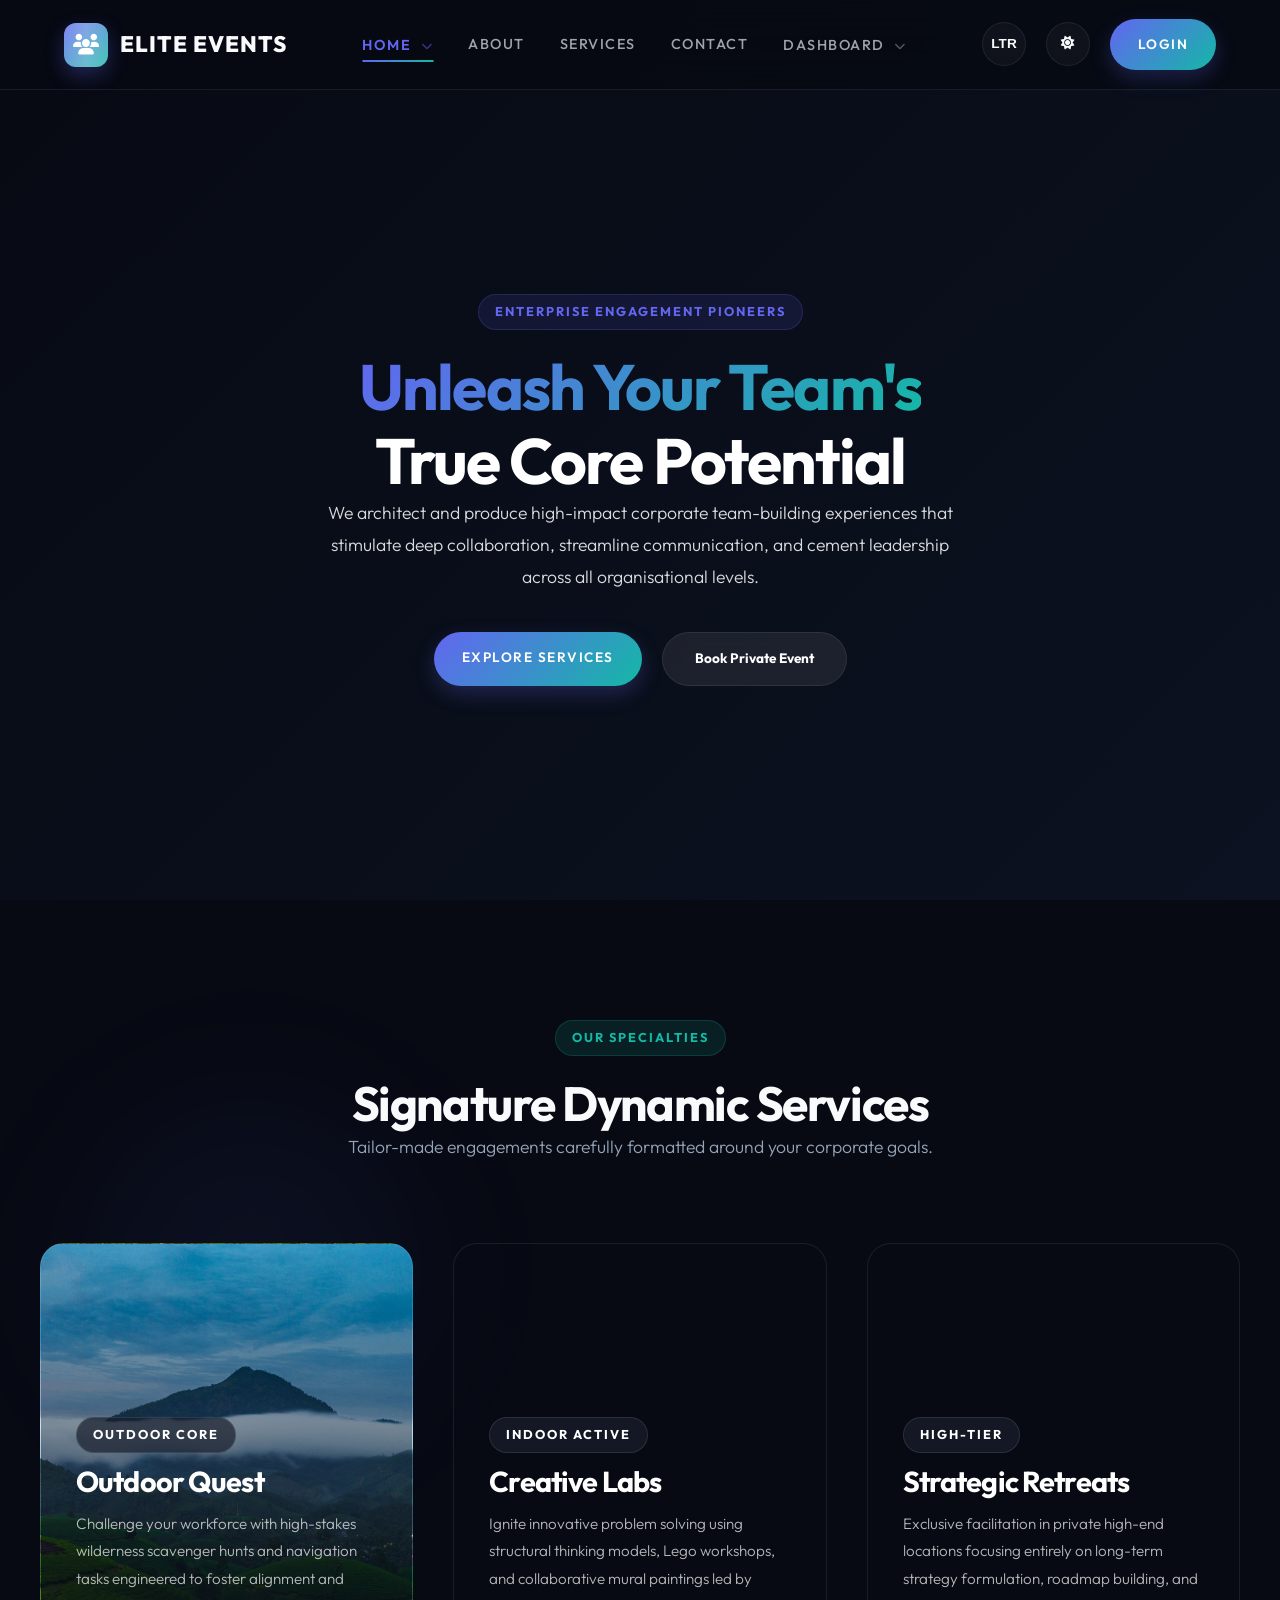
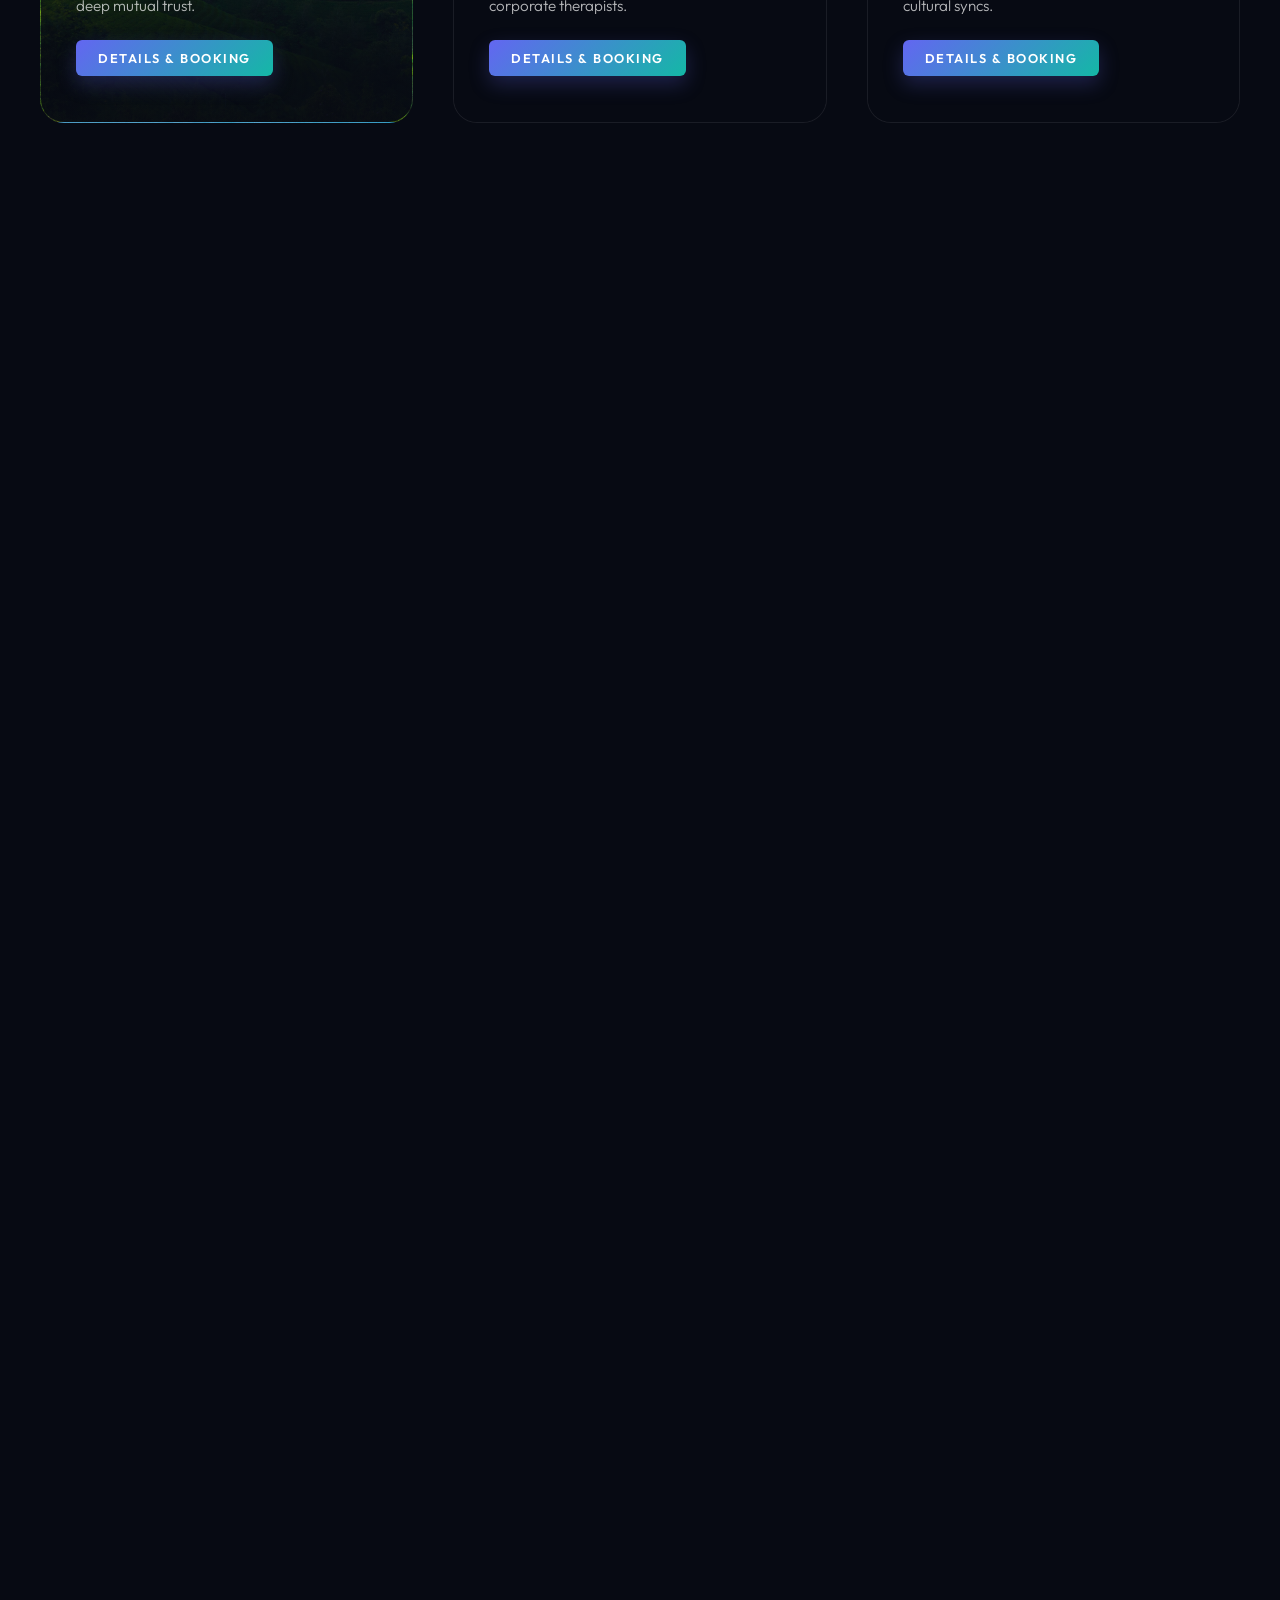
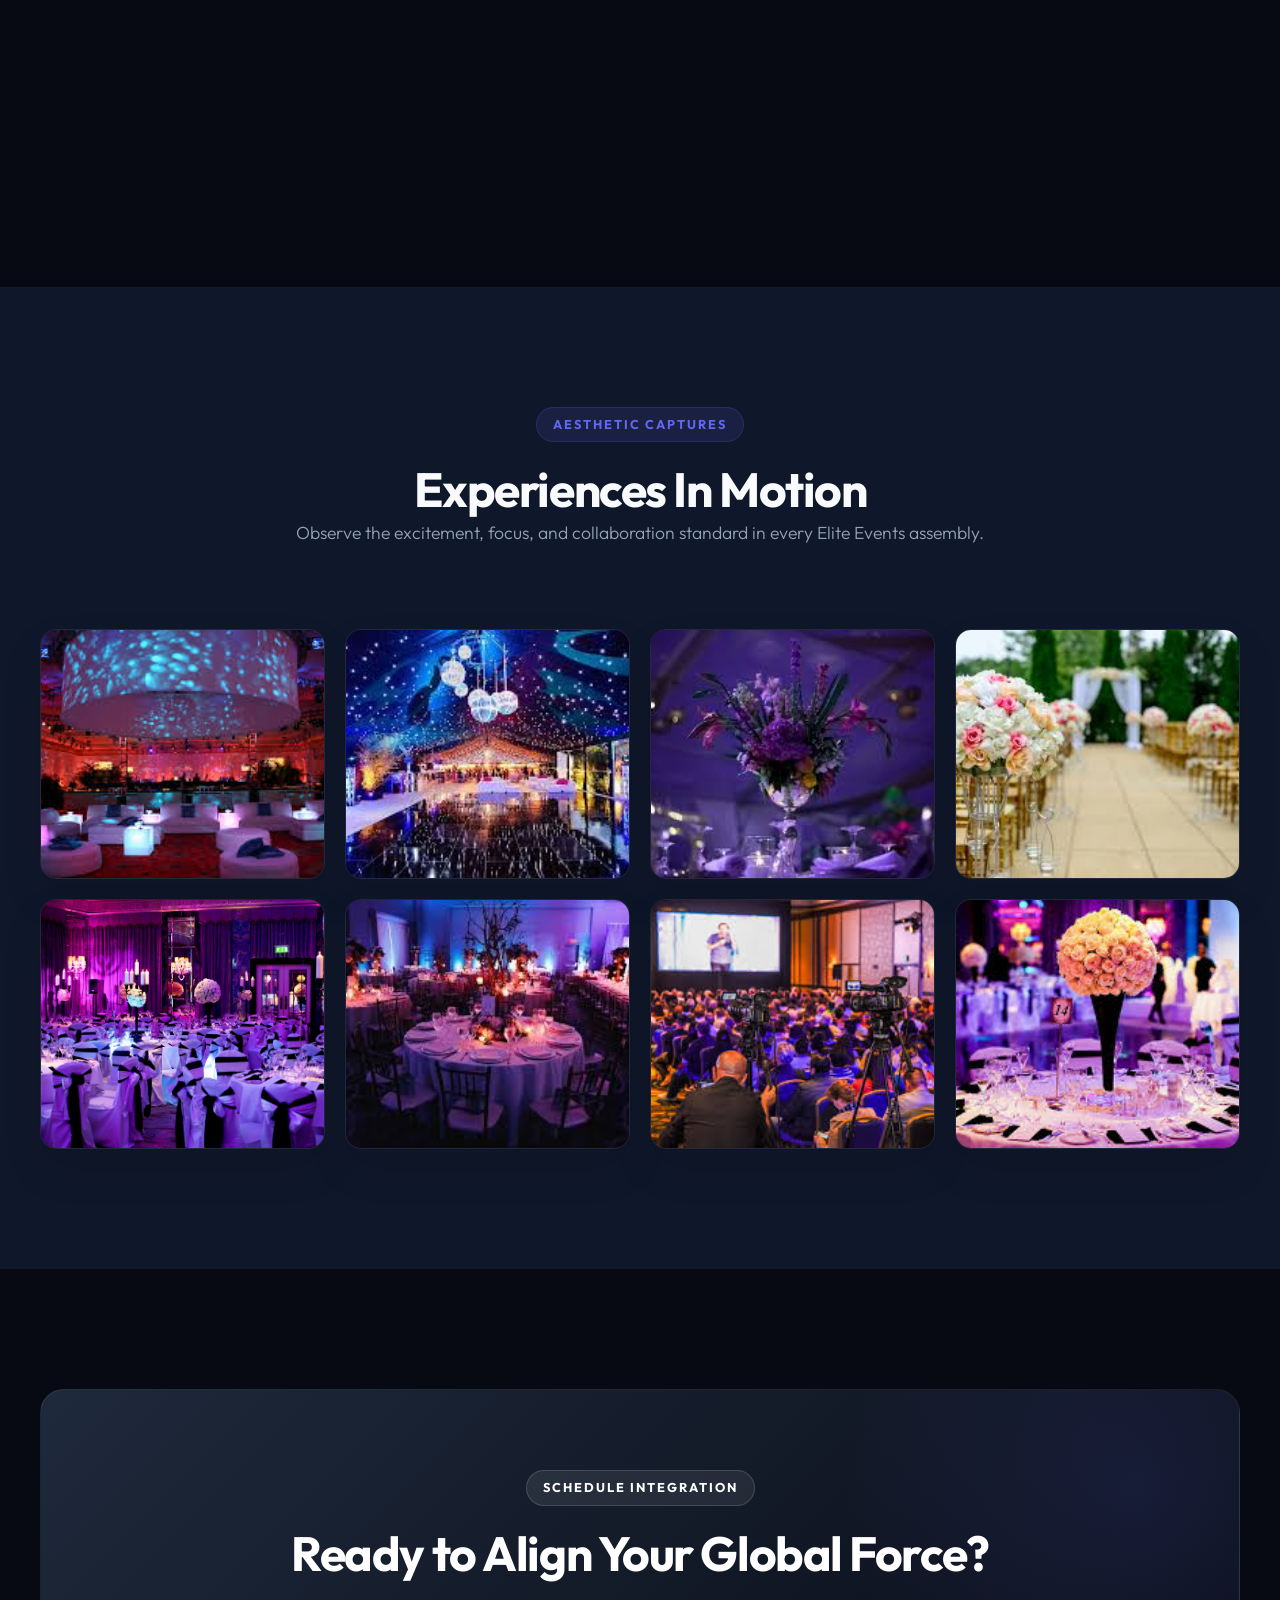
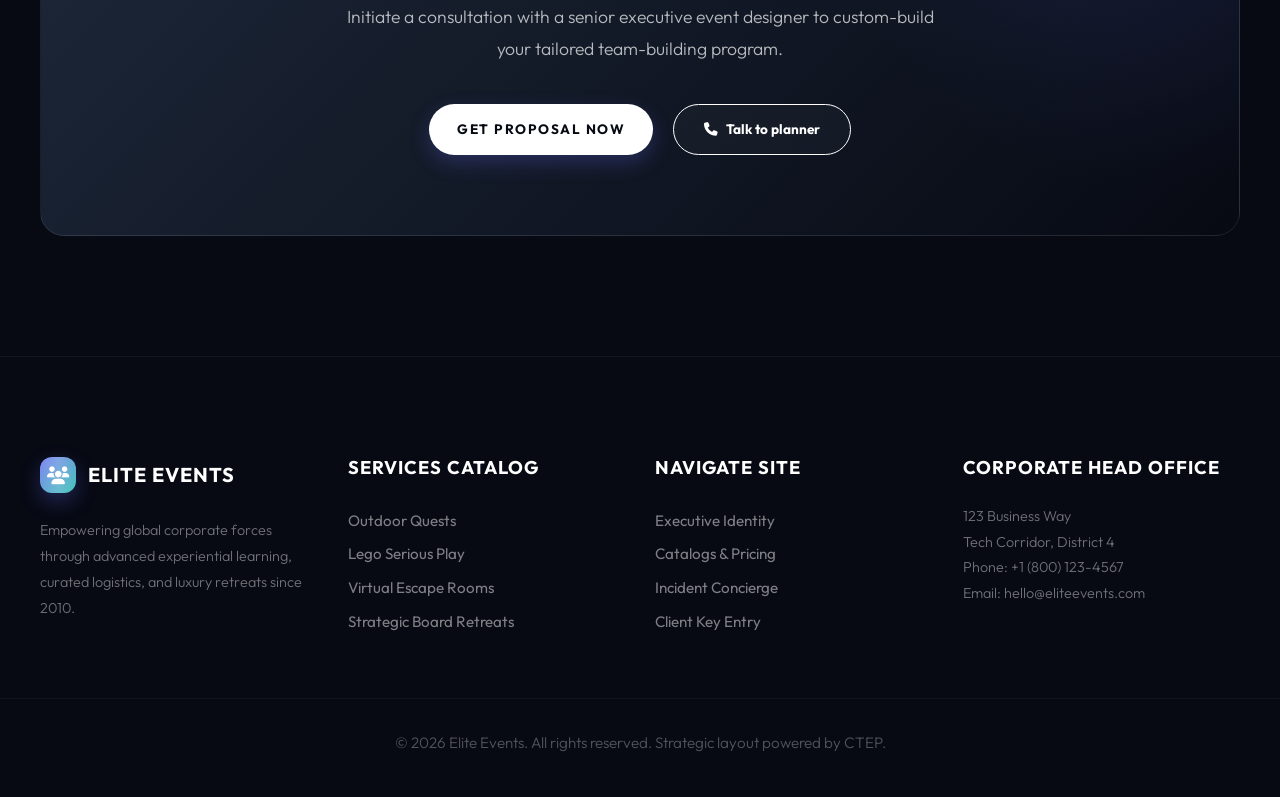
<file: index.html>
<!DOCTYPE html>
<html lang="en" dir="ltr">
<head>
  <meta charset="UTF-8">
  <meta name="viewport" content="width=device-width, initial-scale=1.0">
  <title>Corporate Team Building & Engagement | Elite Events</title>
  <meta name="description" content="Unleash your corporate team's true potential with professional high-impact team-building retreats, creative workshops, and facilitated vision events.">
  
  <link rel="icon" type="image/png" href="logo.png">
  <!-- Fonts & Icons -->
  <link rel="preconnect" href="https://fonts.googleapis.com">
  <link rel="preconnect" href="https://fonts.gstatic.com" crossorigin>
  <link href="https://fonts.googleapis.com/css2?family=Outfit:wght@300;400;500;600;700&display=swap" rel="stylesheet">
  <link rel="stylesheet" href="https://cdnjs.cloudflare.com/ajax/libs/font-awesome/6.5.1/css/all.min.css">
  
  <link rel="stylesheet" href="style.css">
</head>
<body data-theme="dark">

  <!-- NAVIGATION HEADER -->
  <header id="site-header">
    <div class="nav-box">
      <div class="logo-wrap">
        <a href="index.html" class="logo-luxe" id="header-logo-link">
          <div class="logo-icon-box">
            <i class="fas fa-users"></i>
          </div>
          <span class="logo-text">Elite Events</span>
        </a>
      </div>

      <nav class="nav-links-center" id="desktop-nav-menu">
        <div class="dropdown-parent" id="nav-home-dropdown">
          <a href="#" class="nav-link-item">Home <i class="fas fa-chevron-down" style="font-size: 0.7rem; margin-left: 5px; opacity: 0.5;"></i></a>
          <div class="dropdown-child">
            <a href="index.html" class="dropdown-link" id="nav-home-1">Home 1</a>
            <a href="home2.html" class="dropdown-link" id="nav-home-2">Home 2</a>
          </div>
        </div>
        <a href="about.html" class="nav-link-item" id="nav-about">About</a>
        <a href="services.html" class="nav-link-item" id="nav-services">Services</a>
        <a href="contact.html" class="nav-link-item" id="nav-contact">Contact</a>
        <div class="dropdown-parent" id="nav-dashboard-dropdown">
          <a href="#" class="nav-link-item">Dashboard <i class="fas fa-chevron-down" style="font-size: 0.7rem; margin-left: 5px; opacity: 0.5;"></i></a>
          <div class="dropdown-child">
            <a href="dashboard.html" class="dropdown-link" id="nav-user-dash">User Dashboard</a>
            <a href="admin.html" class="dropdown-link" id="nav-admin-dash">Admin Dashboard</a>
          </div>
        </div>
      </nav>

      <div class="nav-actions-right">
        <button class="btn-icon-luxe" id="rtl-toggle" title="Switch Language Direction">LTR</button>
        <button class="btn-icon-luxe" id="theme-toggle" title="Toggle Theme"><i class="fas fa-sun"></i></button>
        <div class="mobile-toggle" id="mobile-nav-toggle" aria-label="Toggle Menu">
          <span></span>
          <span></span>
          <span></span>
        </div>
        <a href="login.html" class="btn-login-premium" id="header-login-btn">Login</a>
      </div>
    </div>
  </header>

  <!-- MOBILE NAV DRAWER -->
  <div class="mobile-nav" id="mobile-drawer">
    <div class="mobile-nav-group">
      <a href="#" class="mobile-dropdown-toggle">Home <i class="fas fa-chevron-down" style="font-size: 0.8rem; margin-left: 10px; opacity: 0.5;"></i></a>
      <div class="mobile-submenu">
        <a href="index.html" class="sub-link" style="font-size: 1.2rem;"><i class="fas fa-house" style="margin-right: 10px;"></i> Home 1</a>
        <a href="home2.html" class="sub-link" style="font-size: 1.2rem;"><i class="fas fa-house-chimney" style="margin-right: 10px;"></i> Home 2</a>
      </div>
    </div>
    
    <div class="mobile-nav-group">
      <a href="about.html">About</a>
      <a href="services.html">Services</a>
      <a href="contact.html">Contact</a>
    </div>
    
    <div class="mobile-nav-group">
      <a href="#" class="mobile-dropdown-toggle">Dashboard <i class="fas fa-chevron-down" style="font-size: 0.8rem; margin-left: 10px; opacity: 0.5;"></i></a>
      <div class="mobile-submenu">
        <a href="dashboard.html" class="sub-link" style="font-size: 1.2rem;"><i class="fas fa-user-tie" style="margin-right: 10px;"></i> User Dashboard</a>
        <a href="admin.html" class="sub-link" style="font-size: 1.2rem;"><i class="fas fa-user-shield" style="margin-right: 10px;"></i> Admin Dashboard</a>
      </div>
    </div>

    <div class="login-item" style="margin-top: 40px;">
      <a href="login.html" class="btn-login-premium" style="display: block; text-align: center;">Login</a>
    </div>
  </div>

  <!-- 1. HERO SECTION -->
  <section class="hero-v1" id="section-hero" style="background-image: url('https://images.unsplash.com/photo-1522071820081-009f0129c71c?auto=format&fit=crop&q=80&w=2070');">
    <div class="hero-overlay"></div>
    <div class="container" style="display: flex; justify-content: center;">
      <div class="hero-box" style="text-align: center; margin: 0 auto;">
        <span class="accent-tag" id="hero-tag">Enterprise Engagement Pioneers</span>
        <h1 class="main-title"><span class="text-gradient">Unleash Your Team's</span> <br> True Core Potential</h1>
        <p class="sub-desc" style="max-width: 650px;">We architect and produce high-impact corporate team-building experiences that stimulate deep collaboration, streamline communication, and cement leadership across all organisational levels.</p>
        <div class="hero-cta-group" style="justify-content: center;">
          <a href="services.html" class="btn-login-premium" id="hero-explore-btn" style="color: #ffffff;">Explore Services</a>
          <a href="contact.html" class="btn-icon-luxe" id="hero-book-btn" style="width: auto; height: auto; padding: 14px 32px; border-radius: 50px; background: rgba(255,255,255,0.08); backdrop-filter: blur(10px); -webkit-backdrop-filter: blur(10px); color: #ffffff;">Book Private Event</a>
        </div>
      </div>
    </div>
  </section>

  <!-- 2. TEAM BUILDING SERVICES SHOWCASE -->
  <section id="section-services">
    <div class="glow-blob"></div>
    <div class="container">
      <div class="section-head-center">
        <span class="accent-tag accent-tag-alt">Our Specialties</span>
        <h2>Signature Dynamic Services</h2>
        <p>Tailor-made engagements carefully formatted around your corporate goals.</p>
      </div>
      
      <div class="grid-3">
        <div class="retreat-card animate" style="background-image: url('image1.jpg'); background-size: cover; background-position: center;" id="activity-card-1">
          <div class="retreat-card-content">
            <span class="accent-tag" style="background: rgba(25, 30, 45, 0.7); border-color: rgba(255,255,255,0.1); color: var(--white); margin-bottom: 12px;">Outdoor Core</span>
            <h3>Outdoor Quest</h3>
            <p>Challenge your workforce with high-stakes wilderness scavenger hunts and navigation tasks engineered to foster alignment and deep mutual trust.</p>
            <a href="services.html" class="btn-login-premium" style="padding: 10px 22px; font-size: 0.8rem; border-radius: 6px;">Details & Booking</a>
          </div>
        </div>

        <div class="retreat-card animate" style="background-image: url('https://images.unsplash.com/photo-1511632765486-a01980e01a18?auto=format&fit=crop&q=80&w=2070'); background-size: cover; background-position: center;" id="activity-card-2">
          <div class="retreat-card-content">
            <span class="accent-tag" style="background: rgba(25, 30, 45, 0.7); border-color: rgba(255,255,255,0.1); color: var(--white); margin-bottom: 12px;">Indoor Active</span>
            <h3>Creative Labs</h3>
            <p>Ignite innovative problem solving using structural thinking models, Lego workshops, and collaborative mural paintings led by corporate therapists.</p>
            <a href="services.html" class="btn-login-premium" style="padding: 10px 22px; font-size: 0.8rem; border-radius: 6px;">Details & Booking</a>
          </div>
        </div>

        <div class="retreat-card animate" style="background-image: url('https://images.unsplash.com/photo-1515187029135-18ee286d815b?auto=format&fit=crop&q=80&w=2070'); background-size: cover; background-position: center;" id="activity-card-3">
          <div class="retreat-card-content">
            <span class="accent-tag" style="background: rgba(25, 30, 45, 0.7); border-color: rgba(255,255,255,0.1); color: var(--white); margin-bottom: 12px;">High-Tier</span>
            <h3>Strategic Retreats</h3>
            <p>Exclusive facilitation in private high-end locations focusing entirely on long-term strategy formulation, roadmap building, and cultural syncs.</p>
            <a href="services.html" class="btn-login-premium" style="padding: 10px 22px; font-size: 0.8rem; border-radius: 6px;">Details & Booking</a>
          </div>
        </div>
      </div>
    </div>
  </section>

  <!-- 3. STRATEGIC IMPACT & VALUES -->
  <section id="section-core-values" style="background: var(--bg-color-alt);">
    <div class="glow-blob glow-blob-accent" style="right: 0; top: 20%;"></div>
    <div class="container">
      <div class="grid-2" style="align-items: center;">
        <div class="section-head-left">
          <span class="accent-tag">Enterprise Excellence</span>
          <h2>Why Elite Events Leads Global Engagement</h2>
          <p>We do not manage games; we design team cohesion engines. Our methodology is built upon strict organizational psychology, enabling real structural change.</p>
          <div style="margin-top: 30px;">
            <a href="about.html" class="btn-login-premium" id="values-about-btn">Discover Our Philosophy</a>
          </div>
        </div>
        
        <div class="grid-2" style="gap: 30px;">
          <div class="feature-card animate" id="value-card-1">
            <div class="feature-icon"><i class="fas fa-heart-pulse"></i></div>
            <h3 style="font-size: 1.25rem; margin-bottom: 10px;">Psychological Safety</h3>
            <p style="font-size: 0.9rem; margin-bottom: 0;">We build secure spaces where employees share ideas and innovate without concern.</p>
          </div>

          <div class="feature-card animate" id="value-card-2">
            <div class="feature-icon"><i class="fas fa-sliders"></i></div>
            <h3 style="font-size: 1.25rem; margin-bottom: 10px;">Bespoke Architectures</h3>
            <p style="font-size: 0.9rem; margin-bottom: 0;">No two events are alike. Every catalog item is configured specifically to address your hurdles.</p>
          </div>

          <div class="feature-card animate" id="value-card-3">
            <div class="feature-icon"><i class="fas fa-shield-halved"></i></div>
            <h3 style="font-size: 1.25rem; margin-bottom: 10px;">Certified Facilitation</h3>
            <p style="font-size: 0.9rem; margin-bottom: 0;">Our on-site coaches are trained corporate consultants specializing in group mechanics.</p>
          </div>

          <div class="feature-card animate" id="value-card-4">
            <div class="feature-icon"><i class="fas fa-chart-pie"></i></div>
            <h3 style="font-size: 1.25rem; margin-bottom: 10px;">Empirical ROI Data</h3>
            <p style="font-size: 0.9rem; margin-bottom: 0;">Every summit provides board-ready metrics tracking team satisfaction and output shift.</p>
          </div>
        </div>
      </div>
    </div>
  </section>

  <!-- 4. RECENT CASE STUDY / RECENTLY CONDUCTED EVENT -->
  <section id="section-case-study">
    <div class="container">
      <div class="section-head-center">
        <span class="accent-tag">Proven Results</span>
        <h2>Deployments In Action</h2>
        <p>Examine how we transformed engagement levels for a premier multi-national enterprise.</p>
      </div>
      
      <div class="feature-card animate" style="padding: 0; overflow: hidden;" id="case-study-main-box">
        <div class="grid-2" style="gap: 0; align-items: stretch;">
          <div style="background-image: url('c10.jpg'); background-size: cover; background-position: center; min-height: 400px;"></div>
          <div style="padding: 60px 50px; display: flex; flex-direction: column; justify-content: center;">
            <span class="accent-tag accent-tag-alt" style="width: max-content;">Global Tech Summit 2026</span>
            <h3 style="margin-bottom: 20px;">Aligning 500+ Engineers in Alpine Conditions</h3>
            <p style="margin-bottom: 30px; font-size: 1rem;">For a tier-one software entity experiencing rapid remote expansion, we organized an intensive 3-day adventure quest and strategy workshop in Switzerland designed to establish shared operational metrics and build critical interpersonal bonds.</p>
            
            <div class="grid-3" style="gap: 20px; margin-bottom: 40px; text-align: center;">
              <div style="border-right: 1px solid var(--glass-border); padding-right: 10px;">
                <h4 style="color: var(--brand-primary); font-size: 1.8rem; margin-bottom: 5px;">500+</h4>
                <p style="font-size: 0.75rem; text-transform: uppercase; letter-spacing: 1px; font-weight: 700;">Participants</p>
              </div>
              <div style="border-right: 1px solid var(--glass-border); padding-right: 10px;">
                <h4 style="color: var(--brand-primary); font-size: 1.8rem; margin-bottom: 5px;">98%</h4>
                <p style="font-size: 0.75rem; text-transform: uppercase; letter-spacing: 1px; font-weight: 700;">Approval Rating</p>
              </div>
              <div>
                <h4 style="color: var(--brand-primary); font-size: 1.8rem; margin-bottom: 5px;">15</h4>
                <p style="font-size: 0.75rem; text-transform: uppercase; letter-spacing: 1px; font-weight: 700;">Custom Workshops</p>
              </div>
            </div>
            
            <div>
              <a href="about.html" class="btn-login-premium" id="case-study-read-btn">Read Entire Case Study</a>
            </div>
          </div>
        </div>
      </div>
    </div>
  </section>

  <!-- 5. DYNAMIC MILESTONE STATISTICS -->
  <section id="section-stats-milestones" style="background: var(--bg-color-alt);">
    <div class="glow-blob" style="left: 10%; bottom: 10%;"></div>
    <div class="container">
      <div class="milestones-box animate" id="stats-box-container">
        <div class="grid-4" style="text-align: center; gap: 40px;">
          <div class="stat-item animate" id="stat-item-1">
            <h3 class="text-gradient">1,200+</h3>
            <p>Conducted Events</p>
          </div>
          <div class="stat-item animate" id="stat-item-2">
            <h3 class="text-gradient">450+</h3>
            <p>Enterprise Clients</p>
          </div>
          <div class="stat-item animate" id="stat-item-3">
            <h3 class="text-gradient">50k+</h3>
            <p>Engaged Employees</p>
          </div>
          <div class="stat-item animate" id="stat-item-4">
            <h3 class="text-gradient">15+</h3>
            <p>Global Hubs</p>
          </div>
        </div>
      </div>
    </div>
  </section>

  <!-- 6. EVENT ORGANIZATION PROCESS -->
  <section id="section-process-timeline">
    <div class="container">
      <div class="section-head-center">
        <span class="accent-tag">Procedural Blueprint</span>
        <h2>How We Organize Precision Gatherings</h2>
        <p>A structured, seamless timeline ensuring minimal administrative strain on your leadership.</p>
      </div>
      
      <div class="grid-4" style="gap: 30px;">
        <div class="feature-card animate" id="process-step-1" style="padding: 40px 30px;">
          <span style="font-size: 2.5rem; font-weight: 900; color: rgba(99,102,241,0.2); display: block; margin-bottom: 20px;">01</span>
          <h3 style="font-size: 1.2rem; margin-bottom: 12px; color: var(--brand-primary);">Consultation & Metrics</h3>
          <p style="font-size: 0.88rem; margin-bottom: 0;">We meet with your team leaders to dissect corporate goals, target challenges, group dynamics, and define success indicators.</p>
        </div>
        
        <div class="feature-card animate" id="process-step-2" style="padding: 40px 30px;">
          <span style="font-size: 2.5rem; font-weight: 900; color: rgba(20,184,166,0.2); display: block; margin-bottom: 20px;">02</span>
          <h3 style="font-size: 1.2rem; margin-bottom: 12px; color: var(--brand-primary);">Bespoke Blueprint</h3>
          <p style="font-size: 0.88rem; margin-bottom: 0;">Our organizational designers program custom services, curate retreat logistics, and source ideal physical/digital venues.</p>
        </div>

        <div class="feature-card animate" id="process-step-3" style="padding: 40px 30px;">
          <span style="font-size: 2.5rem; font-weight: 900; color: rgba(245,158,11,0.2); display: block; margin-bottom: 20px;">03</span>
          <h3 style="font-size: 1.2rem; margin-bottom: 12px; color: var(--brand-secondary);">On-Site Orchestration</h3>
          <p style="font-size: 0.88rem; margin-bottom: 0;">Elite Events senior coaches coordinate all micro-elements from arrival to active challenges to ensure fluid, safe operational execution.</p>
        </div>

        <div class="feature-card animate" id="process-step-4" style="padding: 40px 30px;">
          <span style="font-size: 2.5rem; font-weight: 900; color: rgba(99,102,241,0.2); display: block; margin-bottom: 20px;">04</span>
          <h3 style="font-size: 1.2rem; margin-bottom: 12px; color: var(--brand-primary);">Post-Event Analytics</h3>
          <p style="font-size: 0.88rem; margin-bottom: 0;">We dispatch surveys and produce a comprehensive feedback review, comparing results against predefined success indicators.</p>
        </div>
      </div>
    </div>
  </section>

  <!-- 7. INTERACTIVE GALLERY SHOWCASE -->
  <section id="section-event-gallery" style="background: var(--bg-color-alt);">
    <div class="container">
      <div class="section-head-center">
        <span class="accent-tag">Aesthetic Captures</span>
        <h2>Experiences In Motion</h2>
        <p>Observe the excitement, focus, and collaboration standard in every Elite Events assembly.</p>
      </div>
      
      <div class="gallery-grid">
        <div class="gallery-item animate" id="gallery-img-1">
          <img src="c7.jpg" alt="Corporate Retreat">
          <div class="gallery-item-overlay">
            <h4>Outdoor Retreat</h4>
            <p>Chamonix, France</p>
          </div>
        </div>
        <div class="gallery-item animate" id="gallery-img-2">
          <img src="c8.jpg" alt="Tech Seminar">
          <div class="gallery-item-overlay">
            <h4>Innovation Seminar</h4>
            <p>Munich, Germany</p>
          </div>
        </div>
        <div class="gallery-item animate" id="gallery-img-3">
          <img src="c2.jpg" alt="Team Building Scavenger Hunt">
          <div class="gallery-item-overlay">
            <h4>Scavenger Hunt</h4>
            <p>New York, USA</p>
          </div>
        </div>
        <div class="gallery-item animate" id="gallery-img-4">
          <img src="c3.jpg" alt="Creative Lego Workshop">
          <div class="gallery-item-overlay">
            <h4>Lego Serious Play</h4>
            <p>London, UK</p>
          </div>
        </div>
        <div class="gallery-item animate" id="gallery-img-5">
          <img src="c4.jpg" alt="Fireside Executive Panel">
          <div class="gallery-item-overlay">
            <h4>Board Alignment</h4>
            <p>Zurich, Switzerland</p>
          </div>
        </div>
        <div class="gallery-item animate" id="gallery-img-6">
          <img src="c5.jpg" alt="Trust Rope Course">
          <div class="gallery-item-overlay">
            <h4>Rope Course Challenge</h4>
            <p>Vienna, Austria</p>
          </div>
        </div>
        <div class="gallery-item animate" id="gallery-img-7">
          <img src="c6.jpg" alt="Collaborative Painting Workshop">
          <div class="gallery-item-overlay">
            <h4>Mural Innovation</h4>
            <p>Singapore Hub</p>
          </div>
        </div>
        <div class="gallery-item animate" id="gallery-img-8">
          <img src="c13.jpg" alt="Corporate Strategy Awards Night">
          <div class="gallery-item-overlay">
            <h4>Gala Awards Celebration</h4>
            <p>Dubai, UAE</p>
          </div>
        </div>
      </div>
    </div>
  </section>

  <!-- CTA RESERVATION PORTAL (High impact closing block) -->
  <section id="section-reserve-portal">
    <div class="container">
      <div class="cta-banner-box animate" id="closing-cta-card" style="text-align: center;">
        <span class="accent-tag" style="background: rgba(255,255,255,0.08); border-color: rgba(255,255,255,0.15); color: var(--white);">Schedule Integration</span>
        <h2 style="color: var(--white); margin-bottom: 20px;">Ready to Align Your Global Force?</h2>
        <p style="color: rgba(255,255,255,0.7); max-width: 600px; margin: 0 auto 40px;">Initiate a consultation with a senior executive event designer to custom-build your tailored team-building program.</p>
        <div style="display: flex; gap: 20px; justify-content: center; flex-wrap: wrap;">
          <a href="contact.html" class="btn-login-premium" style="background: var(--white); color: var(--navy-deep); font-weight: 700;" id="cta-contact-link">Get Proposal Now</a>
          <a href="tel:+18001234567" class="btn-icon-luxe" style="width: auto; height: auto; padding: 12px 30px; border-radius: 50px; border-color: var(--white); color: var(--white);" id="cta-phone-link"><i class="fas fa-phone" style="margin-right: 8px;"></i> Talk to planner</a>
        </div>
      </div>
    </div>
  </section>

  <!-- FOOTER -->
  <footer id="main-footer">
    <div class="container grid-4">
      <div>
        <div class="logo-wrap" style="margin-bottom: 25px;">
          <a href="index.html" class="logo-luxe" style="text-decoration: none;">
            <div class="logo-icon-box" style="width: 36px; height: 36px; font-size: 1.1rem;">
              <i class="fas fa-users"></i>
            </div>
            <span class="logo-text" style="color: var(--white); font-size: 1.25rem; font-weight: 700; letter-spacing: 1px;">Elite Events</span>
          </a>
        </div>
        <p style="opacity: 0.7; font-size: 0.9rem;">Empowering global corporate forces through advanced experiential learning, curated logistics, and luxury retreats since 2010.</p>
      </div>
      <div>
        <h4>Services Catalog</h4>
        <ul style="list-style: none; opacity: 0.8; font-size: 0.9rem; line-height: 2.2;">
          <li><a href="services.html">Outdoor Quests</a></li>
          <li><a href="services.html">Lego Serious Play</a></li>
          <li><a href="services.html">Virtual Escape Rooms</a></li>
          <li><a href="services.html">Strategic Board Retreats</a></li>
        </ul>
      </div>
      <div>
        <h4>Navigate Site</h4>
        <ul style="list-style: none; opacity: 0.8; font-size: 0.9rem; line-height: 2.2;">
          <li><a href="about.html">Executive Identity</a></li>
          <li><a href="services.html">Catalogs & Pricing</a></li>
          <li><a href="contact.html">Incident Concierge</a></li>
          <li><a href="login.html">Client Key Entry</a></li>
        </ul>
      </div>
      <div>
        <h4>Corporate Head Office</h4>
        <p style="opacity: 0.7; font-size: 0.9rem; line-height: 1.8;">123 Business Way<br>Tech Corridor, District 4<br>Phone: +1 (800) 123-4567<br>Email: hello@eliteevents.com</p>
      </div>
    </div>
    <div class="container" style="margin-top: 60px; padding-top: 30px; border-top: 1px solid rgba(255,255,255,0.08); text-align: center; opacity: 0.5; font-size: 0.8rem;">
      <p>&copy; 2026 Elite Events. All rights reserved. Strategic layout powered by CTEP.</p>
    </div>
  </footer>

  <script src="script.js"></script>
</body>
</html>
</file>
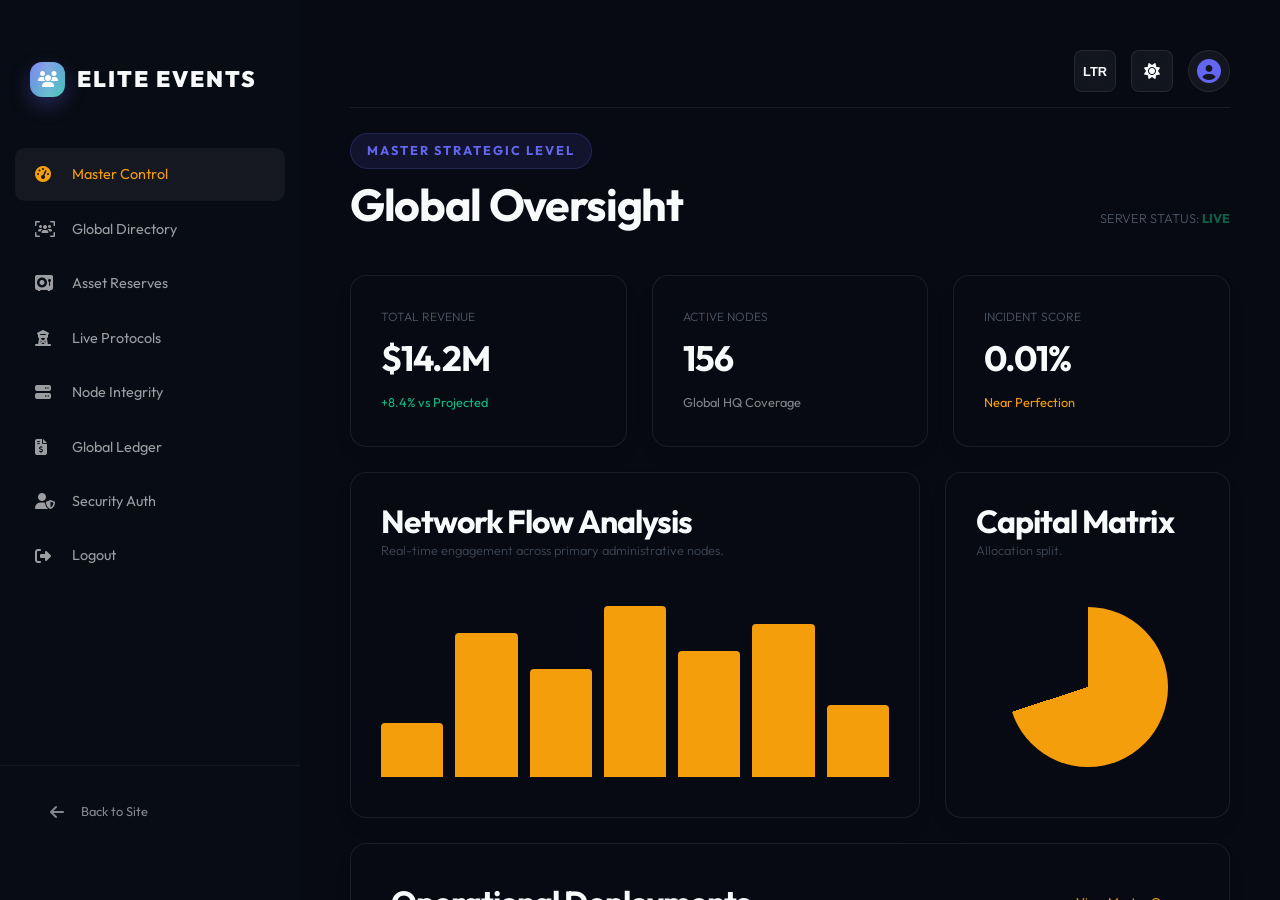
<file: admin.html>
<!DOCTYPE html>
<html lang="en" dir="ltr">
<head>
  <meta charset="UTF-8">
  <meta name="viewport" content="width=device-width, initial-scale=1.0">
  <title>Global Admin | Elite Events Worldwide</title>
  
  <link rel="icon" type="image/png" href="logo.png">
  <!-- Fonts & Icons -->
  <link rel="preconnect" href="https://fonts.googleapis.com">
  <link rel="preconnect" href="https://fonts.gstatic.com" crossorigin>
  <link href="https://fonts.googleapis.com/css2?family=Outfit:wght@300;400;500;600;700&family=Playfair+Display:ital,wght@0,400..900;1,400..900&display=swap" rel="stylesheet">
  <link rel="stylesheet" href="https://cdnjs.cloudflare.com/ajax/libs/font-awesome/6.5.1/css/all.min.css">
  
  <link rel="stylesheet" href="style.css">
  <style>
    /* Admin Architecture (Synced with User Dashboard) */
    body {
      display: flex;
      height: 100vh;
      overflow: hidden;
      background: var(--bg-color);
    }

    .admin-sidebar {
      width: 300px;
      background: #080C14; 
      color: white;
      display: flex;
      flex-direction: column;
      padding: 40px 0;
      flex-shrink: 0;
      transition: var(--transition-smooth);
      height: 100vh;
    }

    .sidebar-logo {
      height: 55px;
      margin-bottom: 50px;
      width: 100%;
      object-fit: contain;
      padding: 0;
    }

    .sidebar-nav-container {
      flex: 1;
      overflow-y: auto;
      padding: 0 15px;
    }

    .sidebar-nav-container::-webkit-scrollbar { width: 4px; }
    .sidebar-nav-container::-webkit-scrollbar-thumb { background: rgba(255,255,255,0.1); border-radius: 10px; }

    .sidebar-nav-item {
      display: flex;
      align-items: center;
      gap: 15px;
      padding: 14px 20px;
      border-radius: 10px;
      color: rgba(255,255,255,0.6);
      transition: all 0.3s ease;
      font-size: 0.9rem;
      text-decoration: none;
      margin-bottom: 2px;
    }

    .sidebar-nav-item i { width: 22px; font-size: 1rem; text-align: left; }

    .sidebar-nav-item:hover, .sidebar-nav-item.active {
      background: rgba(255,255,255,0.05);
      color: var(--gold-primary);
    }

    .sidebar-footer {
      padding: 25px 30px;
      border-top: 1px solid rgba(255,255,255,0.05);
    }

    .sidebar-actions {
      display: flex;
      align-items: center;
      gap: 25px;
    }

    .admin-main {
      flex: 1;
      padding: 50px;
      overflow-y: auto;
      background: var(--section-bg-alt);
    }

    .admin-grid {
      display: grid;
      grid-template-columns: repeat(3, 1fr);
      gap: 25px;
      margin-bottom: 25px;
    }

    .big-charts-row { grid-template-columns: 2fr 1fr; }

    .admin-card {
      background: var(--bg-color);
      padding: 30px;
      border-radius: 16px;
      box-shadow: 0 10px 25px rgba(0,0,0,0.03);
      border: 1px solid var(--glass-border);
    }

    .chart-box {
      background: var(--bg-color);
      padding: 30px;
      border-radius: 16px;
      box-shadow: 0 10px 25px rgba(0,0,0,0.03);
      border: 1px solid var(--glass-border);
    }

    .chart-placeholder {
      min-height: 200px;
      display: flex;
      align-items: center;
      justify-content: center;
      margin-top: 25px;
    }

    /* CSS Visuals */
    .bar-chart {
      display: flex;
      align-items: flex-end;
      gap: 12px;
      height: 180px;
      width: 100%;
    }
    .bar {
      flex: 1;
      background: var(--gold-primary);
      border-radius: 4px 4px 0 0;
    }

    .pie-chart {
      width: 160px;
      height: 160px;
      border-radius: 50%;
      background: conic-gradient(var(--gold-primary) 0% 70%, var(--navy-deep) 70% 100%);
    }

    .admin-header {
      display: none;
      background: #080C14;
      padding: 15px 20px;
      justify-content: space-between;
      align-items: center;
      position: fixed;
      top: 0;
      width: 100%;
      z-index: 2000;
      height: 70px;
    }

    @media (max-width: 1150px) {
      .admin-grid, .big-charts-row { grid-template-columns: 1fr 1fr !important; }
    }

    @media (max-width: 768px) {
      body { flex-direction: column; }
      .admin-header { display: flex; }
      .admin-main { padding: 90px 20px 40px; overflow-x: hidden; }
      .admin-grid, .big-charts-row { grid-template-columns: 1fr !important; }
      .admin-sidebar {
        position: fixed;
        left: -320px;
        top: 0;
        z-index: 2100;
        width: 280px;
        box-shadow: 10px 0 30px rgba(0,0,0,0.3);
        transition: left 0.3s ease;
      }
      .admin-sidebar.active { left: 0; }
      .mobile-toggle {
        background: rgba(255,255,255,0.05) !important;
        border: 1px solid rgba(255,255,255,0.1) !important;
        border-radius: 50% !important;
        width: 40px !important;
        height: 40px !important;
        display: flex !important;
        flex-direction: column !important;
        align-items: center !important;
        justify-content: center !important;
        gap: 5px !important;
        cursor: pointer !important;
      }
      .mobile-toggle span {
        background: #fff !important;
        display: block !important;
        width: 20px !important;
        height: 2px !important;
        border-radius: 2px !important;
        margin: 0 !important;
        opacity: 1 !important;
      }
    }

    [dir="rtl"] .sidebar-nav-item i { margin-right: 0; margin-left: 15px; }
  </style>
</head>
<body data-theme="dark">

  <!-- MOBILE ADMIN HEADER -->
  <div class="admin-header">
    <a href="index.html" class="logo-luxe">
      <div class="logo-icon-box">
        <i class="fas fa-users"></i>
      </div>
      <span class="logo-text">Elite Events</span>
    </a>
    <div class="mobile-toggle" id="sidebar-toggle">
      <span></span>
      <span></span>
      <span></span>
    </div>
  </div>

  <!-- SIDEBAR (ALIGNED & SCROLLABLE) -->
  <aside class="admin-sidebar">
    <div style="padding: 20px 30px; margin-bottom: 30px;">
      <a href="index.html" class="logo-luxe">
        <div class="logo-icon-box" style="width: 35px; height: 35px; font-size: 1rem;">
          <i class="fas fa-users"></i>
        </div>
        <span class="logo-text" style="font-size: 1.4rem; font-weight: 900; letter-spacing: 2px;">Elite Events</span>
      </a>
    </div>
    
    <div class="sidebar-nav-container">
      <a href="#" class="sidebar-nav-item active"><i class="fas fa-gauge-high"></i> Master Control</a>
      <a href="#" class="sidebar-nav-item"><i class="fas fa-users-viewfinder"></i> Global Directory</a>
      <a href="#" class="sidebar-nav-item"><i class="fas fa-vault"></i> Asset Reserves</a>
      <a href="#" class="sidebar-nav-item"><i class="fas fa-tower-observation"></i> Live Protocols</a>
      <a href="#" class="sidebar-nav-item"><i class="fas fa-server"></i> Node Integrity</a>
      <a href="#" class="sidebar-nav-item"><i class="fas fa-file-invoice-dollar"></i> Global Ledger</a>
      <a href="#" class="sidebar-nav-item"><i class="fas fa-user-shield"></i> Security Auth</a>
      <a href="index.html" class="sidebar-nav-item" id="admin-logout-btn"><i class="fas fa-sign-out-alt"></i> Logout</a>
    </div>

    <div class="sidebar-footer">
      <a href="index.html" class="sidebar-nav-item" style="color: rgba(255,255,255,0.5); font-size: 0.8rem; padding: 10px 20px;"><i class="fas fa-arrow-left" style="width: 16px;"></i> Back to Site</a>
    </div>
  </aside>

  <!-- MAIN ADMIN CONTENT -->
  <main class="admin-main">
    <div class="dashboard-content-controls" style="display: flex; justify-content: flex-end; align-items: center; gap: 15px; margin-bottom: 25px; padding-bottom: 15px; border-bottom: 1px solid var(--glass-border);">
      <button class="btn-icon-luxe" id="rtl-toggle" title="Switch Language Direction" style="background: rgba(255,255,255,0.05); color: inherit; border-color: var(--glass-border); width: 42px; height: 42px; font-size: 0.8rem; border-radius: var(--border-radius-sm);">LTR</button>
      <button class="btn-icon-luxe" id="theme-toggle" title="Toggle Light/Dark Theme" style="background: rgba(255,255,255,0.05); color: inherit; border-color: var(--glass-border); width: 42px; height: 42px; font-size: 1rem; border-radius: var(--border-radius-sm);"><i class="fas fa-sun"></i></button>
      <div class="profile-avatar" title="Executive Profile" style="cursor: pointer; display: flex; align-items: center; justify-content: center; width: 42px; height: 42px; border-radius: 50%; background: rgba(255,255,255,0.05); border: 1px solid var(--glass-border); transition: var(--transition-smooth); color: var(--brand-primary);">
        <i class="fas fa-user-circle" style="font-size: 1.5rem;"></i>
      </div>
    </div>
    <div style="margin-bottom: 45px; display: flex; justify-content: space-between; align-items: flex-end; flex-wrap: wrap; gap: 20px;">
      <div>
        <span class="accent-tag" style="margin-bottom: 10px; display: inline-block;">Master Strategic Level</span>
        <h1 style="font-size: 2.8rem; margin-bottom: 0;">Global Oversight</h1>
      </div>
      <div style="text-align: right;">
        <p style="margin-bottom: 0; opacity: 0.5; font-size: 0.8rem;">SERVER STATUS: <span style="color: #10B981; font-weight: 700;">LIVE</span></p>
      </div>
    </div>

    <!-- ADMIN STATS -->
    <div class="admin-grid">
      <div class="admin-card">
        <p style="opacity: 0.5; font-size: 0.75rem; text-transform: uppercase;">Total Revenue</p>
        <h2 style="font-size: 2.2rem; margin: 10px 0;">$14.2M</h2>
        <span style="color: #10B981; font-size: 0.8rem;">+8.4% vs Projected</span>
      </div>
      <div class="admin-card">
        <p style="opacity: 0.5; font-size: 0.75rem; text-transform: uppercase;">Active Nodes</p>
        <h2 style="font-size: 2.2rem; margin: 10px 0;">156</h2>
        <span style="opacity: 0.5; font-size: 0.8rem;">Global HQ Coverage</span>
      </div>
      <div class="admin-card">
        <p style="opacity: 0.5; font-size: 0.75rem; text-transform: uppercase;">Incident Score</p>
        <h2 style="font-size: 2.2rem; margin: 10px 0;">0.01%</h2>
        <span style="color: var(--gold-primary); font-size: 0.8rem;">Near Perfection</span>
      </div>
    </div>

    <!-- PRIMARY ADMIN CHARTS -->
    <div class="admin-grid big-charts-row">
      <div class="chart-box">
        <h3>Network Flow Analysis</h3>
        <p style="font-size: 0.8rem; opacity: 0.4;">Real-time engagement across primary administrative nodes.</p>
        <div class="chart-placeholder">
          <div class="bar-chart">
            <div class="bar" style="height: 30%;"></div>
            <div class="bar" style="height: 80%;"></div>
            <div class="bar" style="height: 60%;"></div>
            <div class="bar" style="height: 95%;"></div>
            <div class="bar" style="height: 70%;"></div>
            <div class="bar" style="height: 85%;"></div>
            <div class="bar" style="height: 40%;"></div>
          </div>
        </div>
      </div>
      <div class="chart-box">
        <h3>Capital Matrix</h3>
        <p style="font-size: 0.8rem; opacity: 0.4;">Allocation split.</p>
        <div class="chart-placeholder">
          <div class="pie-chart"></div>
        </div>
      </div>
    </div>

    <!-- MANAGEMENT LIST -->
    <div class="admin-card" style="padding: 40px; margin-bottom: 25px;">
      <div style="display: flex; justify-content: space-between; align-items: center; margin-bottom: 20px;">
        <h3>Operational Deployments</h3>
        <a href="#" style="color: var(--gold-primary); font-size: 0.8rem;">View Master Queue</a>
      </div>
      <div style="overflow-x: auto;">
        <table style="width: 100%; border-collapse: collapse; min-width: 600px;">
          <thead style="border-bottom: 1px solid var(--glass-border); text-align: left; opacity: 0.4; font-size: 0.8rem;">
            <tr>
              <th style="padding: 15px;">Deployment ID</th>
              <th>Executive Client</th>
              <th>Coordinate</th>
              <th>Status</th>
            </tr>
          </thead>
          <tbody>
            <tr style="border-bottom: 1px solid var(--glass-border); font-size: 0.9rem;">
              <td style="padding: 15px;">#XP-982</td>
              <td>SoftBank Vision</td>
              <td>Tokyo, JP</td>
              <td><span style="color: #10B981;">Live</span></td>
            </tr>
            <tr style="border-bottom: 1px solid var(--glass-border); font-size: 0.9rem;">
              <td style="padding: 15px;">#XP-771</td>
              <td>Zurich Asset Mgmt</td>
              <td>Zurich, SW</td>
              <td><span style="color: var(--gold-primary);">Deploying</span></td>
            </tr>
          </tbody>
        </table>
      </div>
    </div>
  </main>

  <script src="script.js"></script>
  <script>
    const side = document.querySelector('.admin-sidebar');
    const toggle = document.getElementById('sidebar-toggle');
    if(toggle) {
      toggle.addEventListener('click', () => {
        side.classList.toggle('active');
        toggle.classList.toggle('active');
      });
    }
  </script>
</body>
</html>
</file>
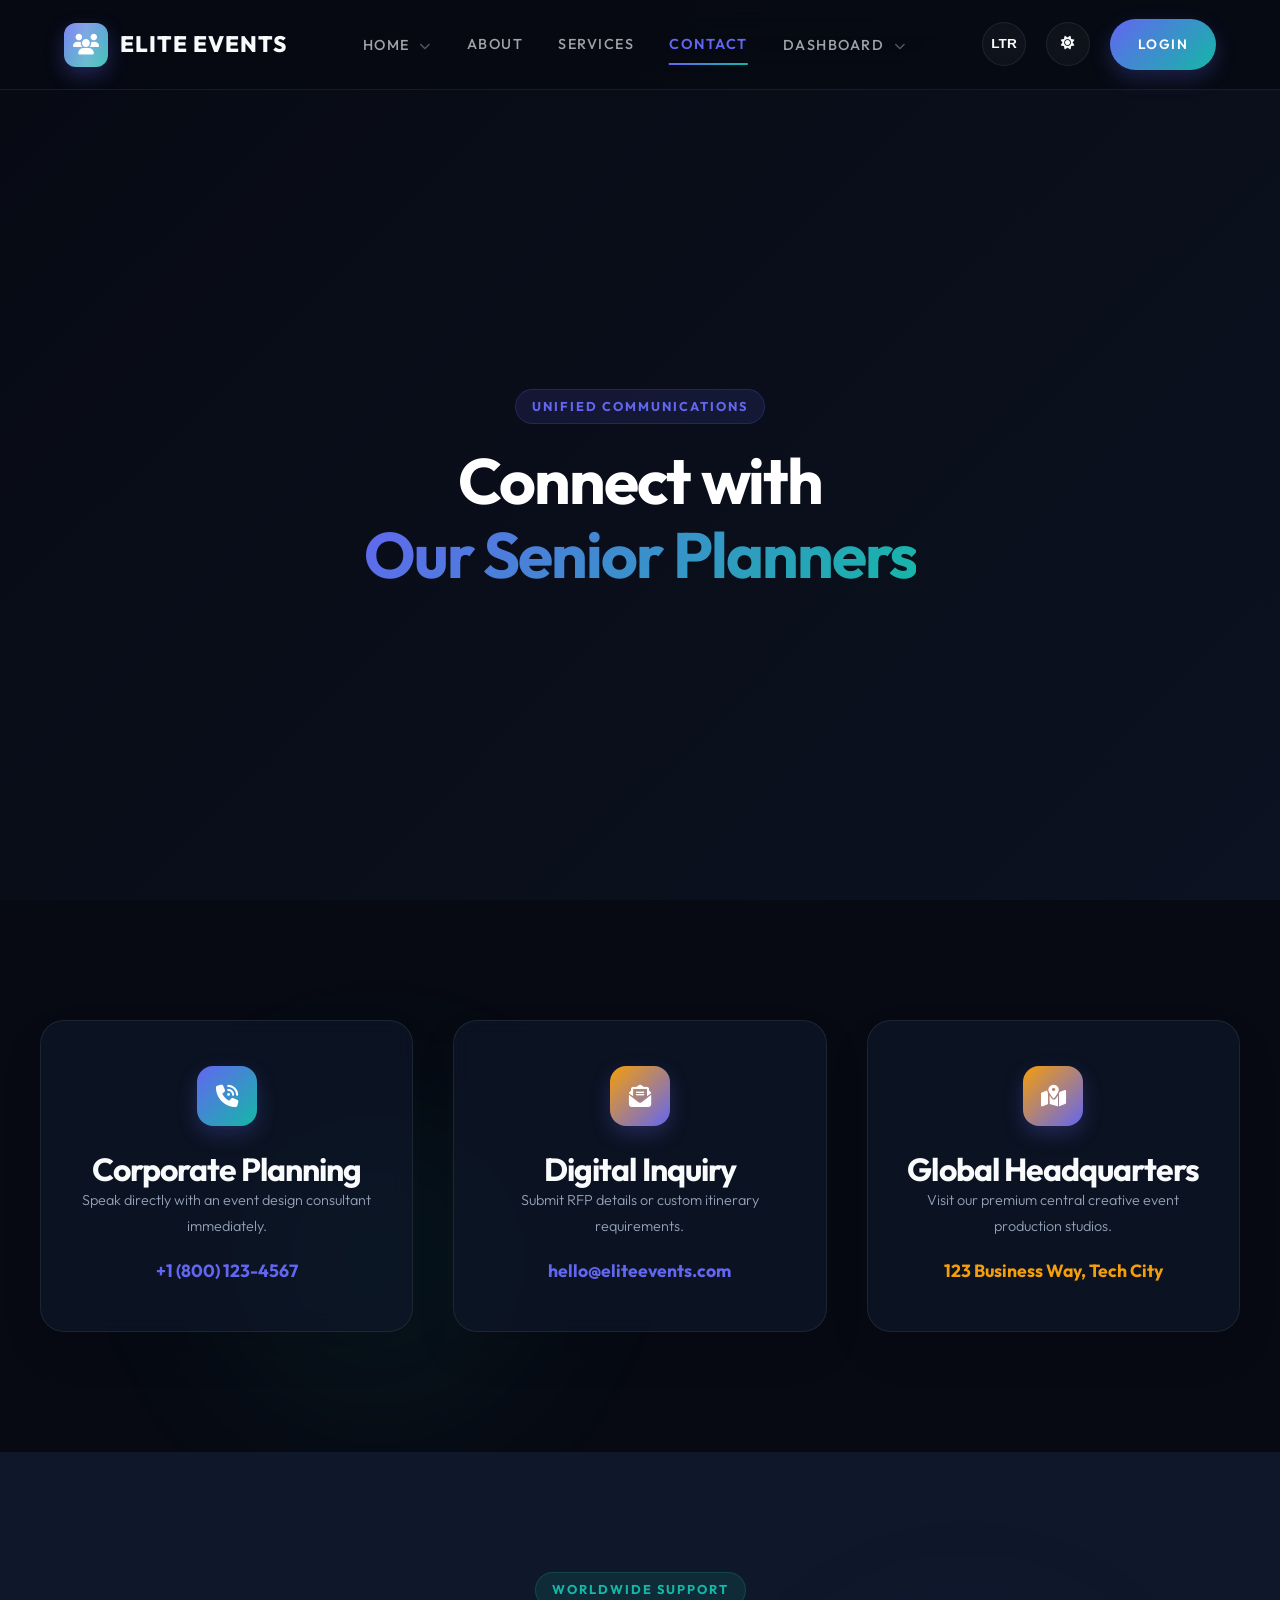
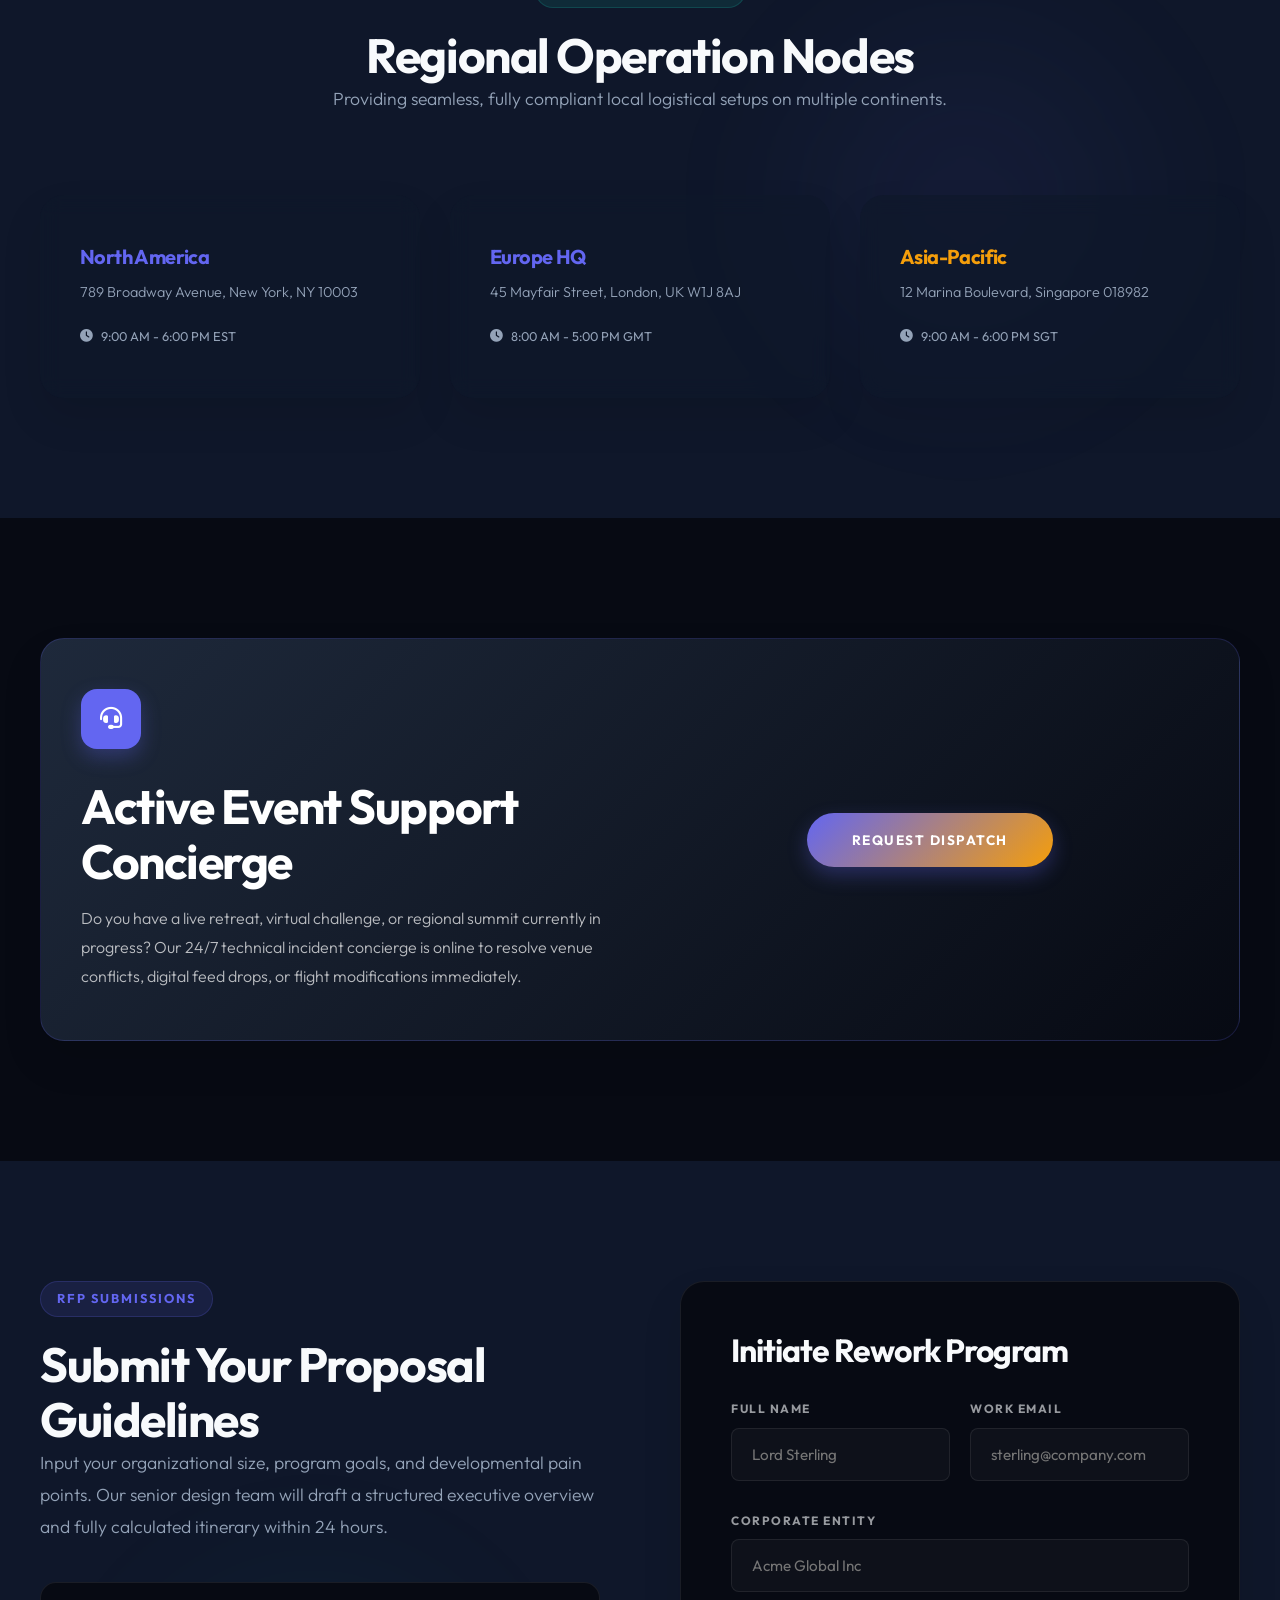
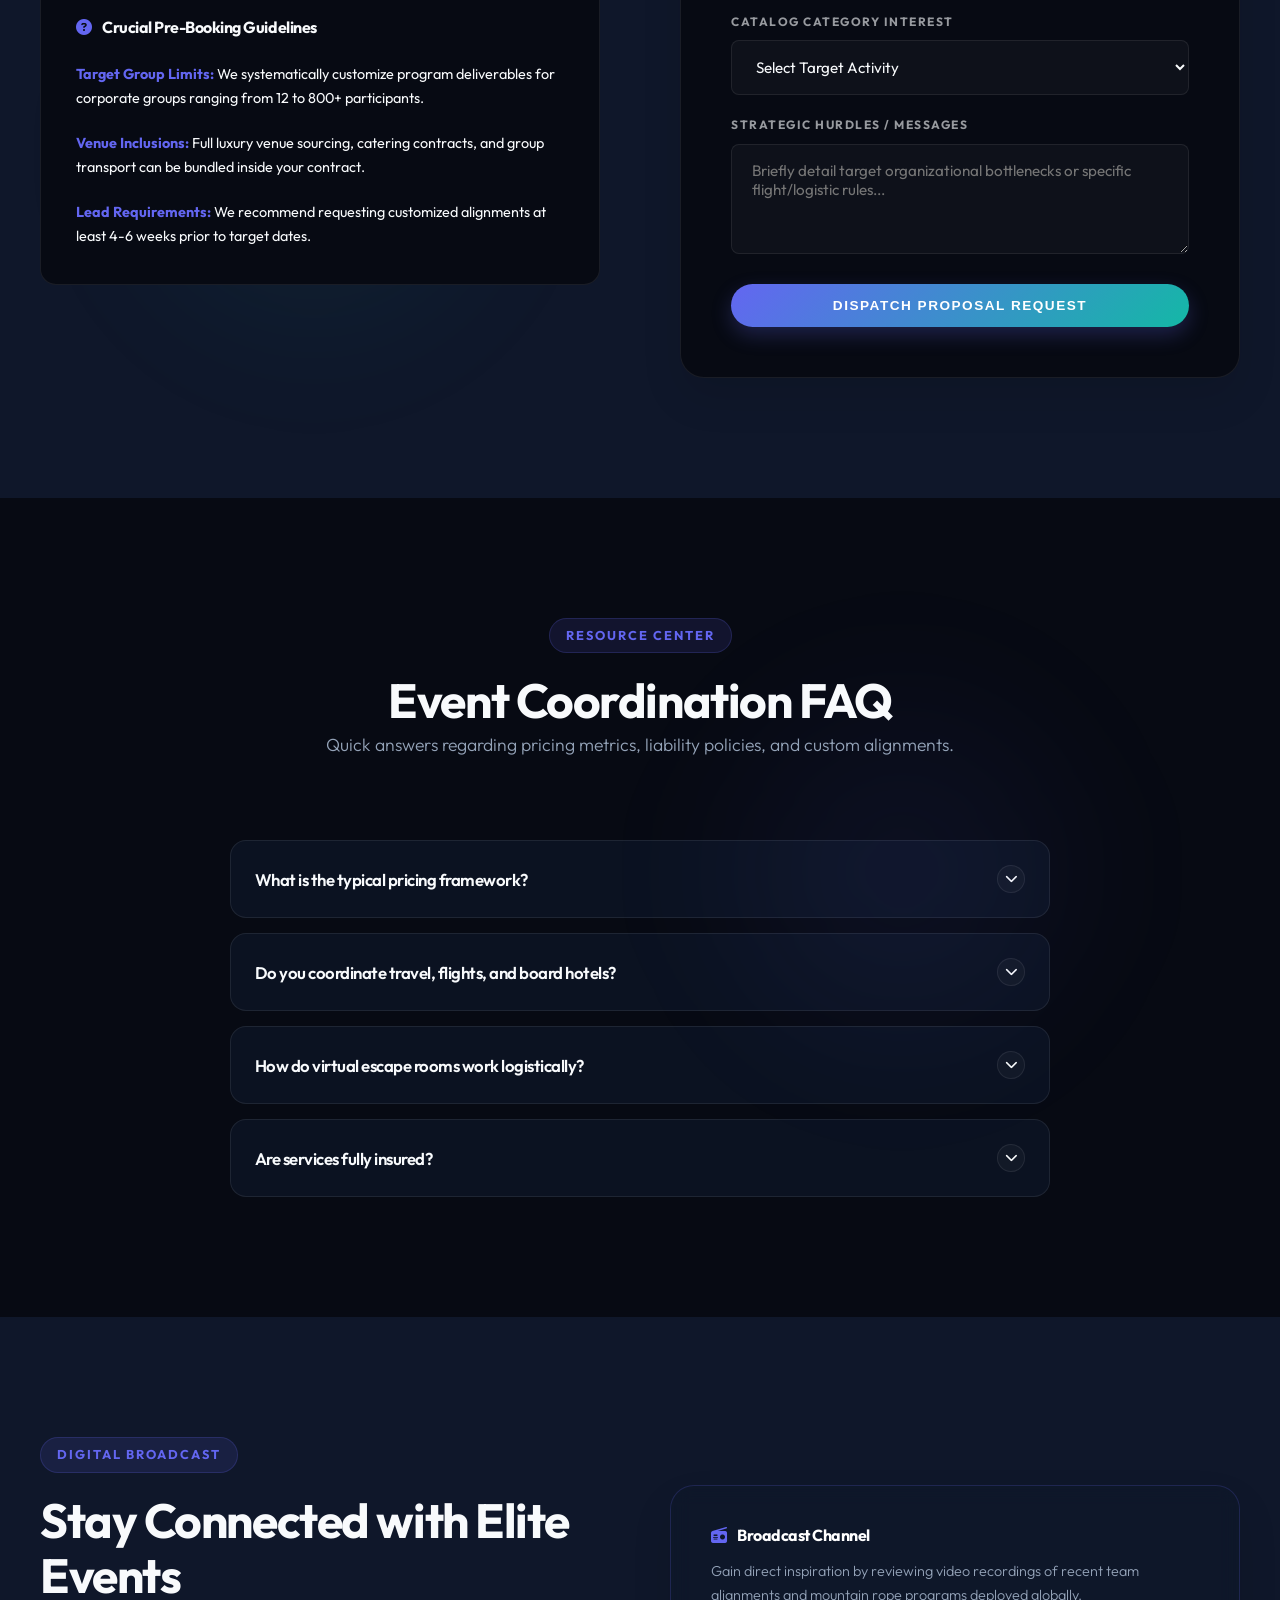
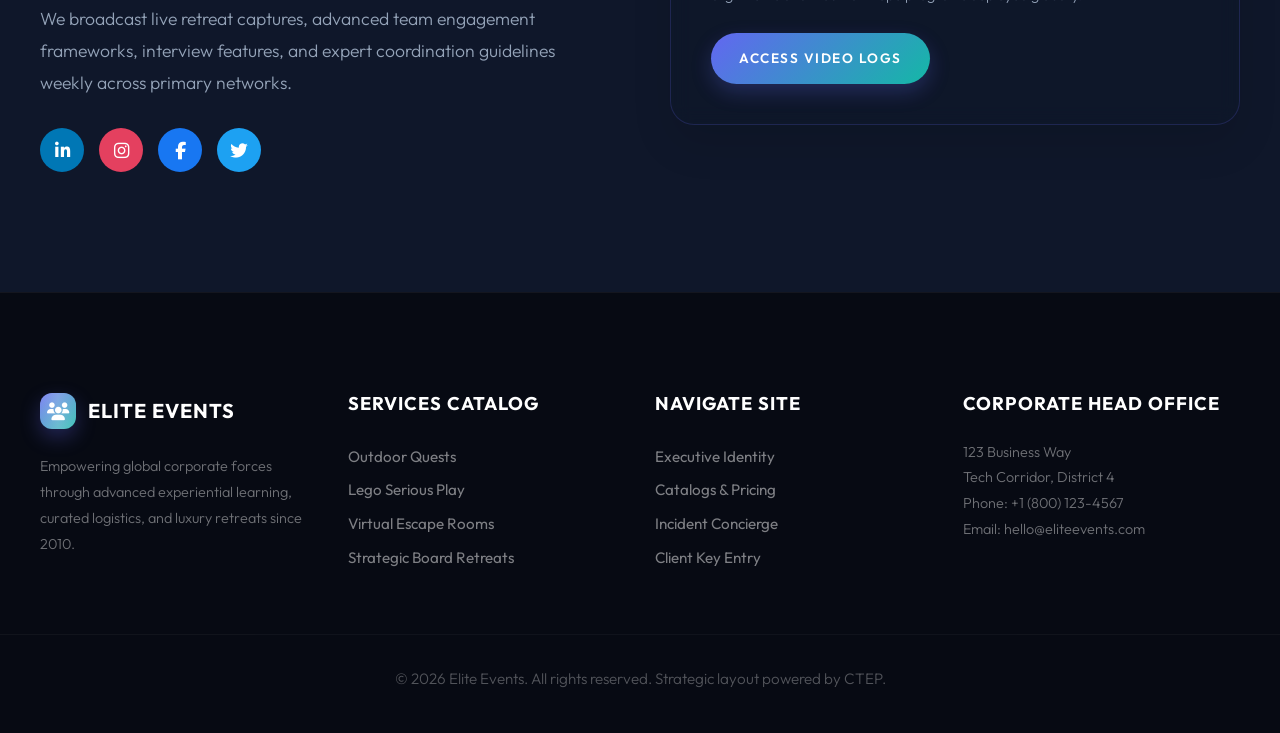
<file: contact.html>
<!DOCTYPE html>
<html lang="en" dir="ltr">
<head>
  <meta charset="UTF-8">
  <meta name="viewport" content="width=device-width, initial-scale=1.0">
  <title>Get in Touch & Inquire | Elite Events</title>
  <meta name="description" content="Connect with Elite Events' senior planners, submit custom proposal inquiries, access our live event concierge support, or read global office coordinates.">
  
  <link rel="icon" type="image/png" href="logo.png">
  <!-- Fonts & Icons -->
  <link rel="preconnect" href="https://fonts.googleapis.com">
  <link rel="preconnect" href="https://fonts.gstatic.com" crossorigin>
  <link href="https://fonts.googleapis.com/css2?family=Outfit:wght@300;400;500;600;700&display=swap" rel="stylesheet">
  <link rel="stylesheet" href="https://cdnjs.cloudflare.com/ajax/libs/font-awesome/6.5.1/css/all.min.css">
  
  <link rel="stylesheet" href="style.css">
</head>
<body data-theme="dark">

  <!-- NAVIGATION HEADER -->
  <header id="site-header">
    <div class="nav-box">
      <div class="logo-wrap">
        <a href="index.html" class="logo-luxe" id="header-logo-link">
          <div class="logo-icon-box">
            <i class="fas fa-users"></i>
          </div>
          <span class="logo-text">Elite Events</span>
        </a>
      </div>

      <nav class="nav-links-center" id="desktop-nav-menu">
        <div class="dropdown-parent" id="nav-home-dropdown">
          <a href="#" class="nav-link-item">Home <i class="fas fa-chevron-down" style="font-size: 0.7rem; margin-left: 5px; opacity: 0.5;"></i></a>
          <div class="dropdown-child">
            <a href="index.html" class="dropdown-link" id="nav-home-1">Home 1</a>
            <a href="home2.html" class="dropdown-link" id="nav-home-2">Home 2</a>
          </div>
        </div>
        <a href="about.html" class="nav-link-item" id="nav-about">About</a>
        <a href="services.html" class="nav-link-item" id="nav-services">Services</a>
        <a href="contact.html" class="nav-link-item active" id="nav-contact">Contact</a>
        <div class="dropdown-parent" id="nav-dashboard-dropdown">
          <a href="#" class="nav-link-item">Dashboard <i class="fas fa-chevron-down" style="font-size: 0.7rem; margin-left: 5px; opacity: 0.5;"></i></a>
          <div class="dropdown-child">
            <a href="dashboard.html" class="dropdown-link" id="nav-user-dash">User Dashboard</a>
            <a href="admin.html" class="dropdown-link" id="nav-admin-dash">Admin Dashboard</a>
          </div>
        </div>
      </nav>

      <div class="nav-actions-right">
        <button class="btn-icon-luxe" id="rtl-toggle" title="Switch Language Direction">LTR</button>
        <button class="btn-icon-luxe" id="theme-toggle" title="Toggle Theme"><i class="fas fa-sun"></i></button>
        <div class="mobile-toggle" id="mobile-nav-toggle" aria-label="Toggle Menu">
          <span></span>
          <span></span>
          <span></span>
        </div>
        <a href="login.html" class="btn-login-premium" id="header-login-btn">Login</a>
      </div>
    </div>
  </header>

  <!-- MOBILE NAV DRAWER -->
  <div class="mobile-nav" id="mobile-drawer">
    <div class="mobile-nav-group">
      <a href="#" class="mobile-dropdown-toggle">Home <i class="fas fa-chevron-down" style="font-size: 0.8rem; margin-left: 10px; opacity: 0.5;"></i></a>
      <div class="mobile-submenu">
        <a href="index.html" class="sub-link" style="font-size: 1.2rem;"><i class="fas fa-house" style="margin-right: 10px;"></i> Home 1</a>
        <a href="home2.html" class="sub-link" style="font-size: 1.2rem;"><i class="fas fa-house-chimney" style="margin-right: 10px;"></i> Home 2</a>
      </div>
    </div>
    
    <div class="mobile-nav-group">
      <a href="about.html">About</a>
      <a href="services.html">Services</a>
      <a href="contact.html" class="active">Contact</a>
    </div>
    
    <div class="mobile-nav-group">
      <a href="#" class="mobile-dropdown-toggle">Dashboard <i class="fas fa-chevron-down" style="font-size: 0.8rem; margin-left: 10px; opacity: 0.5;"></i></a>
      <div class="mobile-submenu">
        <a href="dashboard.html" class="sub-link" style="font-size: 1.2rem;"><i class="fas fa-user-tie" style="margin-right: 10px;"></i> User Dashboard</a>
        <a href="admin.html" class="sub-link" style="font-size: 1.2rem;"><i class="fas fa-user-shield" style="margin-right: 10px;"></i> Admin Dashboard</a>
      </div>
    </div>

    <div class="login-item" style="margin-top: 40px;">
      <a href="login.html" class="btn-login-premium" style="display: block; text-align: center;">Login</a>
    </div>
  </div>

  <!-- 1. CONTACT HERO -->
  <section id="section-contact-hero" class="hero-v1" style="height: 50vh; background-image: url('https://images.unsplash.com/photo-1522202176988-66273c2fd55f?auto=format&fit=crop&q=80&w=2071');">
    <div class="hero-overlay"></div>
    <div class="container">
      <div class="hero-box" style="text-align: center; margin: 0 auto;">
        <span class="accent-tag" id="contact-hero-tag">Unified Communications</span>
        <h1>Connect with <br><span class="text-gradient">Our Senior Planners</span></h1>
      </div>
    </div>
  </section>

  <!-- 2. CORPORATE COMMUNICATION HUB -->
  <section id="section-contact-options">
    <div class="glow-blob glow-blob-accent" style="left: 10%; top: 20%;"></div>
    <div class="container">
      <div class="grid-3">
        <div class="feature-card animate" id="option-card-phone" style="text-align: center; padding: 45px 30px;">
          <div class="feature-icon" style="margin: 0 auto 25px;"><i class="fas fa-phone-volume"></i></div>
          <h3>Corporate Planning</h3>
          <p style="font-size: 0.9rem;">Speak directly with an event design consultant immediately.</p>
          <p style="font-weight: 700; color: var(--brand-primary); margin-top: 15px; font-size: 1.1rem;">+1 (800) 123-4567</p>
        </div>

        <div class="feature-card animate" id="option-card-email" style="text-align: center; padding: 45px 30px;">
          <div class="feature-icon" style="margin: 0 auto 25px; background: linear-gradient(135deg, var(--brand-secondary) 0%, var(--brand-primary) 100%);"><i class="fas fa-envelope-open-text"></i></div>
          <h3>Digital Inquiry</h3>
          <p style="font-size: 0.9rem;">Submit RFP details or custom itinerary requirements.</p>
          <p style="font-weight: 700; color: var(--brand-primary); margin-top: 15px; font-size: 1.1rem;">hello@eliteevents.com</p>
        </div>

        <div class="feature-card animate" id="option-card-location" style="text-align: center; padding: 45px 30px;">
          <div class="feature-icon" style="margin: 0 auto 25px; background: linear-gradient(135deg, var(--brand-secondary) 0%, var(--brand-primary) 100%);"><i class="fas fa-map-location-dot"></i></div>
          <h3>Global Headquarters</h3>
          <p style="font-size: 0.9rem;">Visit our premium central creative event production studios.</p>
          <p style="font-weight: 700; color: var(--brand-secondary); margin-top: 15px; font-size: 1.1rem;">123 Business Way, Tech City</p>
        </div>
      </div>
    </div>
  </section>

  <!-- 3. GLOBAL REGIONAL OFFICE HUBS -->
  <section id="section-contact-hubs" style="background: var(--bg-color-alt);">
    <div class="glow-blob" style="right: 5%; bottom: 10%;"></div>
    <div class="container">
      <div class="section-head-center">
        <span class="accent-tag accent-tag-alt">Worldwide Support</span>
        <h2>Regional Operation Nodes</h2>
        <p>Providing seamless, fully compliant local logistical setups on multiple continents.</p>
      </div>
      
      <div class="grid-3" style="gap: 30px;">
        <div class="feature-card animate" id="hub-node-na" style="border: none; box-shadow: var(--shadow-premium);">
          <h4 style="color: var(--brand-primary); font-size: 1.25rem; margin-bottom: 12px;">North America</h4>
          <p style="font-size: 0.9rem; margin-bottom: 20px;">789 Broadway Avenue, New York, NY 10003</p>
          <div style="font-size: 0.8rem; color: var(--text-color-muted); display: flex; align-items: center; gap: 8px;">
            <i class="fas fa-clock"></i> <span>9:00 AM - 6:00 PM EST</span>
          </div>
        </div>

        <div class="feature-card animate" id="hub-node-eu" style="border: none; box-shadow: var(--shadow-premium);">
          <h4 style="color: var(--brand-primary); font-size: 1.25rem; margin-bottom: 12px;">Europe HQ</h4>
          <p style="font-size: 0.9rem; margin-bottom: 20px;">45 Mayfair Street, London, UK W1J 8AJ</p>
          <div style="font-size: 0.8rem; color: var(--text-color-muted); display: flex; align-items: center; gap: 8px;">
            <i class="fas fa-clock"></i> <span>8:00 AM - 5:00 PM GMT</span>
          </div>
        </div>

        <div class="feature-card animate" id="hub-node-ap" style="border: none; box-shadow: var(--shadow-premium);">
          <h4 style="color: var(--brand-secondary); font-size: 1.25rem; margin-bottom: 12px;">Asia-Pacific</h4>
          <p style="font-size: 0.9rem; margin-bottom: 20px;">12 Marina Boulevard, Singapore 018982</p>
          <div style="font-size: 0.8rem; color: var(--text-color-muted); display: flex; align-items: center; gap: 8px;">
            <i class="fas fa-clock"></i> <span>9:00 AM - 6:00 PM SGT</span>
          </div>
        </div>
      </div>
    </div>
  </section>

  <!-- 4. LIVE EVENT CONCIERGE & INCIDENT SUPPORT -->
  <section id="section-concierge-support">
    <div class="container">
      <div class="feature-card animate" id="concierge-box-container" style="background: linear-gradient(135deg, var(--navy-light) 0%, var(--navy-deep) 100%); border-color: rgba(99, 102, 241, 0.2);">
        <div class="grid-2" style="align-items: center; gap: 40px;">
          <div>
            <div class="feature-icon" style="background: var(--brand-primary); box-shadow: 0 8px 20px rgba(99, 102, 241, 0.3);"><i class="fas fa-headset"></i></div>
            <h2 style="color: var(--white); margin-bottom: 15px;">Active Event Support Concierge</h2>
            <p style="color: rgba(255,255,255,0.7); font-size: 1rem; margin-bottom: 0;">Do you have a live retreat, virtual challenge, or regional summit currently in progress? Our 24/7 technical incident concierge is online to resolve venue conflicts, digital feed drops, or flight modifications immediately.</p>
          </div>
          <div style="text-align: center;">
            <a href="#" class="btn-login-premium" style="background: linear-gradient(135deg, var(--brand-primary) 0%, var(--brand-secondary) 100%); box-shadow: 0 8px 20px rgba(99, 102, 241, 0.3); font-weight: 700; padding: 18px 45px;">Request Dispatch</a>
          </div>
        </div>
      </div>
    </div>
  </section>

  <!-- 5. INTERACTIVE BOOKING / PROPOSAL INQUIRY FORM -->
  <section id="section-contact-inquiry" style="background: var(--bg-color-alt);">
    <div class="glow-blob glow-blob-accent" style="left: 5%; bottom: 10%;"></div>
    <div class="container grid-2" style="gap: 80px; align-items: flex-start;">
      <div class="section-head-left" style="margin-bottom: 0;">
        <span class="accent-tag">RFP Submissions</span>
        <h2>Submit Your Proposal Guidelines</h2>
        <p style="margin-bottom: 30px;">Input your organizational size, program goals, and developmental pain points. Our senior design team will draft a structured executive overview and fully calculated itinerary within 24 hours.</p>
        
        <div style="background: var(--bg-color); padding: 35px; border-radius: var(--border-radius-md); border: 1px solid var(--glass-border); margin-top: 40px;">
          <h4 style="margin-bottom: 25px;"><i class="fas fa-circle-question" style="color: var(--brand-primary); margin-right: 8px;"></i> Crucial Pre-Booking Guidelines</h4>
          <div style="margin-bottom: 20px; font-size: 0.9rem;">
            <strong style="color: var(--brand-primary);">Target Group Limits:</strong> We systematically customize program deliverables for corporate groups ranging from 12 to 800+ participants.
          </div>
          <div style="margin-bottom: 20px; font-size: 0.9rem;">
            <strong style="color: var(--brand-primary);">Venue Inclusions:</strong> Full luxury venue sourcing, catering contracts, and group transport can be bundled inside your contract.
          </div>
          <div style="font-size: 0.9rem; margin-bottom: 0;">
            <strong style="color: var(--brand-primary);">Lead Requirements:</strong> We recommend requesting customized alignments at least 4-6 weeks prior to target dates.
          </div>
        </div>
      </div>

      <div class="feature-card animate" id="inquiry-form-card" style="padding: 50px; background: var(--bg-color);">
        <h3 style="margin-bottom: 30px;">Initiate Rework Program</h3>
        
        <form onsubmit="event.preventDefault(); alert('Proposal request successfully logged. Elite Events senior strategist dispatched.');">
          <div style="display: grid; grid-template-columns: 1fr 1fr; gap: 20px; margin-bottom: 10px;">
            <div class="form-input-group">
              <label>Full Name</label>
              <input type="text" class="form-control" placeholder="Lord Sterling" required>
            </div>
            <div class="form-input-group">
              <label>Work Email</label>
              <input type="email" class="form-control" placeholder="sterling@company.com" required>
            </div>
          </div>
          
          <div class="form-input-group">
            <label>Corporate Entity</label>
            <input type="text" class="form-control" placeholder="Acme Global Inc" required>
          </div>

          <div class="form-input-group">
            <label>Catalog Category Interest</label>
            <select class="form-control" required style="cursor: pointer;">
              <option value="">Select Target Activity</option>
              <option value="outdoor">Alpine Wilderness Expedition</option>
              <option value="indoor">Lego Serious Play Workshop</option>
              <option value="virtual">Virtual Escape Cryptic Matrix</option>
              <option value="retreat">Strategic Board Retreat & Sync</option>
              <option value="gala">Awards Gala Event Production</option>
              <option value="custom">Other Bespoke Custom Design</option>
            </select>
          </div>

          <div class="form-input-group" style="margin-bottom: 30px;">
            <label>Strategic Hurdles / Messages</label>
            <textarea class="form-control" rows="4" placeholder="Briefly detail target organizational bottlenecks or specific flight/logistic rules..." required></textarea>
          </div>

          <button type="submit" class="btn-login-premium" style="width: 100%;">Dispatch Proposal Request</button>
        </form>
      </div>
    </div>
  </section>

  <!-- 6. INDUSTRY FAQ ACCORDIONS -->
  <section id="section-contact-faq">
    <div class="glow-blob" style="right: 10%; top: 15%;"></div>
    <div class="container" style="max-width: 900px;">
      <div class="section-head-center">
        <span class="accent-tag">Resource Center</span>
        <h2>Event Coordination FAQ</h2>
        <p>Quick answers regarding pricing metrics, liability policies, and custom alignments.</p>
      </div>
      
      <div class="faq-accordion" id="accordion-contact-page">
        <!-- FAQ 1 -->
        <div class="faq-item animate" onclick="this.classList.toggle('active')">
          <div class="faq-question">
            <h4>What is the typical pricing framework?</h4>
            <div class="faq-toggle-icon"><i class="fas fa-chevron-down"></i></div>
          </div>
          <div class="faq-answer">
            <p style="font-size: 0.9rem; margin-bottom: 0; padding-top: 10px;">Our rates are strictly calculated according to group size, target logistical complexities, venue tiering, and facilitation durations. Detailed itemized budgets are provided during consultation blueprints.</p>
          </div>
        </div>

        <!-- FAQ 2 -->
        <div class="faq-item animate" onclick="this.classList.toggle('active')">
          <div class="faq-question">
            <h4>Do you coordinate travel, flights, and board hotels?</h4>
            <div class="faq-toggle-icon"><i class="fas fa-chevron-down"></i></div>
          </div>
          <div class="faq-answer">
            <p style="font-size: 0.9rem; margin-bottom: 0; padding-top: 10px;">Yes, our senior logistics teams coordinate all aspects: luxury board accommodations, domestic shuttle fleets, group restaurant bookings, and flight transfers to ensure absolute continuity.</p>
          </div>
        </div>

        <!-- FAQ 3 -->
        <div class="faq-item animate" onclick="this.classList.toggle('active')">
          <div class="faq-question">
            <h4>How do virtual escape rooms work logistically?</h4>
            <div class="faq-toggle-icon"><i class="fas fa-chevron-down"></i></div>
          </div>
          <div class="faq-answer">
            <p style="font-size: 0.9rem; margin-bottom: 0; padding-top: 10px;">For remote groups, we deliver unique encrypted event passwords. Staff connect via high-capacity web networks directly, where certified facilitators divide them into interactive virtual workspaces.</p>
          </div>
        </div>

        <!-- FAQ 4 -->
        <div class="faq-item animate" onclick="this.classList.toggle('active')">
          <div class="faq-question">
            <h4>Are services fully insured?</h4>
            <div class="faq-toggle-icon"><i class="fas fa-chevron-down"></i></div>
          </div>
          <div class="faq-answer">
            <p style="font-size: 0.9rem; margin-bottom: 0; padding-top: 10px;">Yes. Elite Events maintains extensive public liability policies and only hires certified mountain rangers, safety personnel, and certified facilitator crews to ensure zero risk.</p>
          </div>
        </div>
      </div>
    </div>
  </section>

  <!-- 7. SOCIAL MEDIA & COMMUNITY BROADCAST -->
  <section id="section-contact-social" style="background: var(--bg-color-alt);">
    <div class="container grid-2" style="align-items: center; gap: 60px;">
      <div>
        <span class="accent-tag">Digital Broadcast</span>
        <h2>Stay Connected with Elite Events</h2>
        <p style="margin-bottom: 30px;">We broadcast live retreat captures, advanced team engagement frameworks, interview features, and expert coordination guidelines weekly across primary networks.</p>
        
        <div style="display: flex; gap: 15px; flex-wrap: wrap;">
          <a href="#" class="btn-icon-luxe" style="background: #0077b5; color: white; border: none; font-size: 1.1rem;"><i class="fab fa-linkedin-in"></i></a>
          <a href="#" class="btn-icon-luxe" style="background: #E4405F; color: white; border: none; font-size: 1.1rem;"><i class="fab fa-instagram"></i></a>
          <a href="#" class="btn-icon-luxe" style="background: #1877F2; color: white; border: none; font-size: 1.1rem;"><i class="fab fa-facebook-f"></i></a>
          <a href="#" class="btn-icon-luxe" style="background: #1da1f2; color: white; border: none; font-size: 1.1rem;"><i class="fab fa-twitter"></i></a>
        </div>
      </div>

      <div class="feature-card animate" id="social-live-stream-box" style="padding: 40px; border-color: rgba(99,102,241,0.2);">
        <h4 style="color: var(--white); margin-bottom: 15px;"><i class="fas fa-radio" style="color: var(--brand-primary); margin-right: 8px;"></i> Broadcast Channel</h4>
        <p style="font-size: 0.9rem; color: var(--text-color-muted); line-height: 1.7; margin-bottom: 25px;">Gain direct inspiration by reviewing video recordings of recent team alignments and mountain rope programs deployed globally.</p>
        <a href="#section-contact-hero" class="btn-login-premium" style="display: inline-block;">Access Video Logs</a>
      </div>
    </div>
  </section>

  <!-- FOOTER -->
  <footer id="main-footer">
    <div class="container grid-4">
      <div>
        <div class="logo-wrap" style="margin-bottom: 25px;">
          <a href="index.html" class="logo-luxe" style="text-decoration: none;">
            <div class="logo-icon-box" style="width: 36px; height: 36px; font-size: 1.1rem;">
              <i class="fas fa-users"></i>
            </div>
            <span class="logo-text" style="color: var(--white); font-size: 1.25rem; font-weight: 700; letter-spacing: 1px;">Elite Events</span>
          </a>
        </div>
        <p style="opacity: 0.7; font-size: 0.9rem;">Empowering global corporate forces through advanced experiential learning, curated logistics, and luxury retreats since 2010.</p>
      </div>
      <div>
        <h4>Services Catalog</h4>
        <ul style="list-style: none; opacity: 0.8; font-size: 0.9rem; line-height: 2.2;">
          <li><a href="services.html">Outdoor Quests</a></li>
          <li><a href="services.html">Lego Serious Play</a></li>
          <li><a href="services.html">Virtual Escape Rooms</a></li>
          <li><a href="services.html">Strategic Board Retreats</a></li>
        </ul>
      </div>
      <div>
        <h4>Navigate Site</h4>
        <ul style="list-style: none; opacity: 0.8; font-size: 0.9rem; line-height: 2.2;">
          <li><a href="about.html">Executive Identity</a></li>
          <li><a href="services.html">Catalogs & Pricing</a></li>
          <li><a href="contact.html">Incident Concierge</a></li>
          <li><a href="login.html">Client Key Entry</a></li>
        </ul>
      </div>
      <div>
        <h4>Corporate Head Office</h4>
        <p style="opacity: 0.7; font-size: 0.9rem; line-height: 1.8;">123 Business Way<br>Tech Corridor, District 4<br>Phone: +1 (800) 123-4567<br>Email: hello@eliteevents.com</p>
      </div>
    </div>
    <div class="container" style="margin-top: 60px; padding-top: 30px; border-top: 1px solid rgba(255,255,255,0.08); text-align: center; opacity: 0.5; font-size: 0.8rem;">
      <p>&copy; 2026 Elite Events. All rights reserved. Strategic layout powered by CTEP.</p>
    </div>
  </footer>

  <script src="script.js"></script>
</body>
</html>
</file>
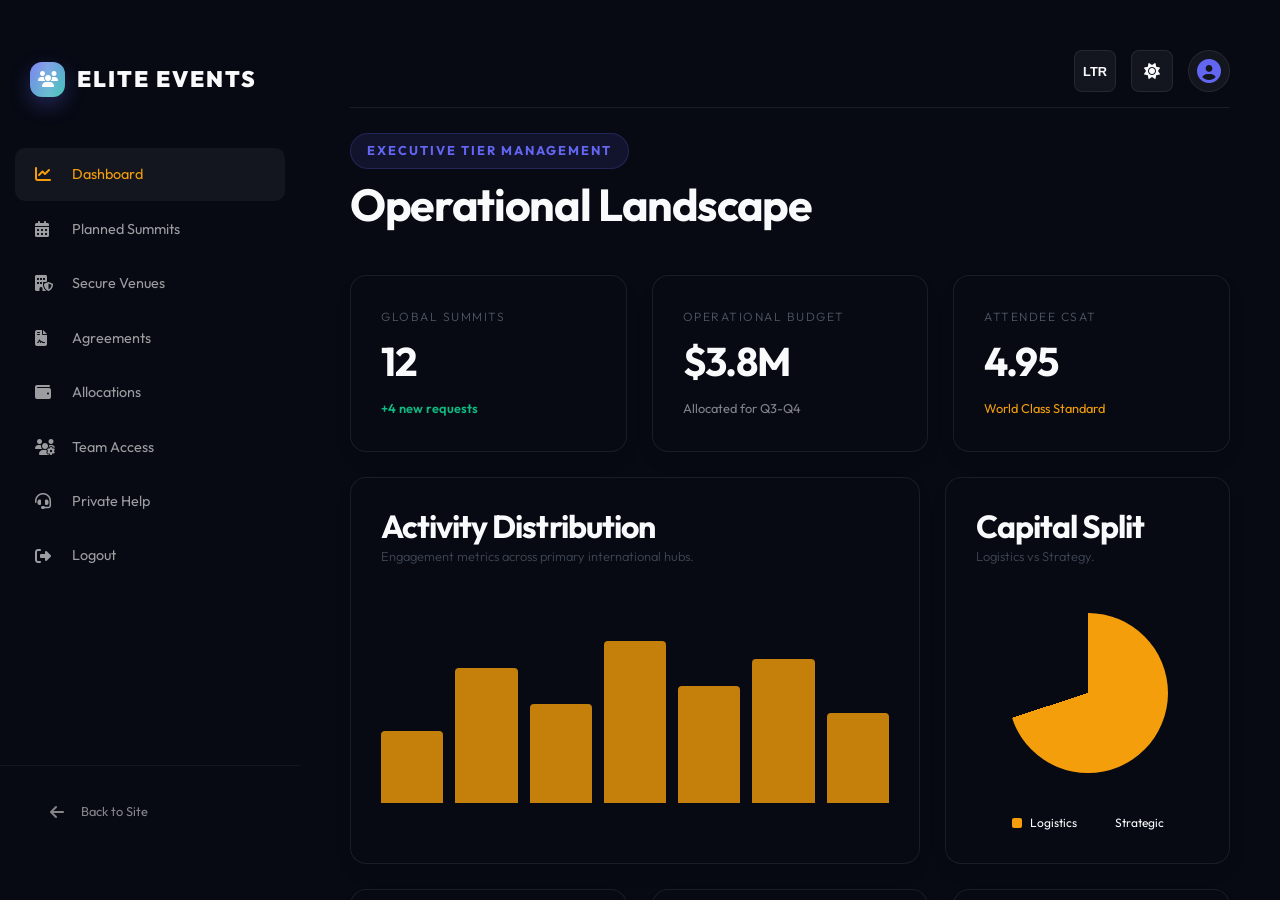
<file: dashboard.html>
<!DOCTYPE html>
<html lang="en" dir="ltr">
<head>
  <meta charset="UTF-8">
  <meta name="viewport" content="width=device-width, initial-scale=1.0">
  <title>Executive Dashboard | Elite Events Worldwide</title>
  
  <link rel="icon" type="image/png" href="logo.png">
  <!-- Fonts & Icons -->
  <link rel="preconnect" href="https://fonts.googleapis.com">
  <link rel="preconnect" href="https://fonts.gstatic.com" crossorigin>
  <link href="https://fonts.googleapis.com/css2?family=Outfit:wght@300;400;500;600;700&family=Playfair+Display:ital,wght@0,400..900;1,400..900&display=swap" rel="stylesheet">
  <link rel="stylesheet" href="https://cdnjs.cloudflare.com/ajax/libs/font-awesome/6.5.1/css/all.min.css">
  
  <link rel="stylesheet" href="style.css">
  <style>
    /* Dashboard Architecture */
    body {
      display: flex;
      height: 100vh;
      overflow: hidden;
      background: var(--bg-color);
    }

    .dashboard-sidebar {
      width: 300px;
      background: var(--navy-deep);
      color: white;
      display: flex;
      flex-direction: column;
      padding: 40px 0;
      flex-shrink: 0;
      transition: var(--transition-smooth);
      height: 100vh;
    }

    .sidebar-logo {
      height: 55px;
      margin-bottom: 50px;
      width: 100%; /* Full width for centering */
      object-fit: contain;
      padding: 0; /* Clear previous padding */
    }

    .sidebar-nav-container {
      flex: 1;
      overflow-y: auto; /* Scrollable sidebar */
      padding: 0 15px;
    }

    .sidebar-nav-container::-webkit-scrollbar { width: 4px; }
    .sidebar-nav-container::-webkit-scrollbar-thumb { background: rgba(255,255,255,0.1); border-radius: 10px; }

    .sidebar-nav-item {
      display: flex;
      align-items: center;
      gap: 15px;
      padding: 14px 20px;
      border-radius: 10px;
      color: rgba(255,255,255,0.6);
      transition: all 0.3s ease;
      font-size: 0.9rem;
      text-decoration: none;
      margin-bottom: 2px;
    }

    .sidebar-nav-item i { width: 22px; font-size: 1rem; text-align: left; }

    .sidebar-nav-item:hover, .sidebar-nav-item.active {
      background: rgba(255,255,255,0.05);
      color: var(--gold-primary);
    }

    .sidebar-footer {
      padding: 25px 30px;
      border-top: 1px solid rgba(255,255,255,0.05);
    }

    .sidebar-actions {
      display: flex;
      align-items: center;
      gap: 25px; /* Increased spacing */
    }

    .dashboard-main {
      flex: 1;
      padding: 50px;
      overflow-y: auto;
      background: var(--section-bg-alt);
    }

    .dashboard-grid {
      display: grid;
      grid-template-columns: repeat(3, 1fr);
      gap: 25px;
      margin-bottom: 25px;
    }

    .stat-card {
      background: var(--bg-color);
      padding: 30px;
      border-radius: 16px;
      box-shadow: 0 10px 25px rgba(0,0,0,0.03);
      border: 1px solid var(--glass-border);
    }

    .chart-box {
      background: var(--bg-color);
      padding: 30px;
      border-radius: 16px;
      box-shadow: 0 10px 25px rgba(0,0,0,0.03);
      border: 1px solid var(--glass-border);
      display: flex;
      flex-direction: column;
    }

    .chart-header {
      margin-bottom: 25px;
    }

    .chart-placeholder {
      flex: 1;
      display: flex;
      align-items: center;
      justify-content: center;
      min-height: 200px;
    }

    /* CSS Visuals */
    .bar-chart {
      display: flex;
      align-items: flex-end;
      gap: 12px;
      height: 180px;
      width: 100%;
    }
    .bar {
      flex: 1;
      background: var(--gold-primary);
      border-radius: 4px 4px 0 0;
      opacity: 0.8;
      transition: opacity 0.3s;
    }
    .bar:hover { opacity: 1; }

    .pie-chart {
      width: 160px;
      height: 160px;
      border-radius: 50%;
      background: conic-gradient(var(--gold-primary) 0% 70%, var(--navy-deep) 70% 100%);
    }

    .dashboard-header {
      display: none;
      background: var(--navy-deep);
      padding: 15px 20px;
      justify-content: space-between;
      align-items: center;
      position: fixed;
      top: 0;
      width: 100%;
      z-index: 2000;
      height: 70px;
    }

    .big-charts-row { grid-template-columns: 2fr 1fr; }

    @media (max-width: 1100px) {
      .dashboard-grid, .big-charts-row { grid-template-columns: 1fr 1fr !important; }
    }

    @media (max-width: 768px) {
      body { flex-direction: column; }
      .dashboard-header { display: flex; }
      .dashboard-main { padding: 90px 20px 40px; overflow-x: hidden; }
      .dashboard-grid, .big-charts-row { grid-template-columns: 1fr !important; }
      .dashboard-sidebar {
        position: fixed;
        left: -320px;
        top: 0;
        z-index: 2100;
        width: 280px;
        box-shadow: 10px 0 30px rgba(0,0,0,0.3);
        transition: left 0.3s ease;
      }
      .dashboard-sidebar.active { left: 0; }
      .mobile-toggle {
        background: rgba(255,255,255,0.05) !important;
        border: 1px solid rgba(255,255,255,0.1) !important;
        border-radius: 50% !important;
        width: 40px !important;
        height: 40px !important;
        display: flex !important;
        flex-direction: column !important;
        align-items: center !important;
        justify-content: center !important;
        gap: 5px !important;
        cursor: pointer !important;
      }
      .mobile-toggle span {
        background: #fff !important;
        display: block !important;
        width: 20px !important;
        height: 2px !important;
        border-radius: 2px !important;
        margin: 0 !important;
        opacity: 1 !important;
      }
    }

    [dir="rtl"] .sidebar-logo { padding-left: 0; padding-right: 20px; text-align: right; }
    [dir="rtl"] .sidebar-nav-item i { margin-right: 0; margin-left: 15px; }
  </style>
</head>
<body data-theme="dark">

  <!-- MOBILE DASHBOARD HEADER -->
  <div class="dashboard-header">
    <a href="index.html" class="logo-luxe">
      <div class="logo-icon-box">
        <i class="fas fa-users"></i>
      </div>
      <span class="logo-text">Elite Events</span>
    </a>
    <div class="mobile-toggle" id="sidebar-toggle">
      <span></span>
      <span></span>
      <span></span>
    </div>
  </div>

  <!-- SIDEBAR (SCROLLABLE & ALIGNED) -->
  <aside class="dashboard-sidebar">
    <div style="padding: 20px 30px; margin-bottom: 30px;">
      <a href="index.html" class="logo-luxe">
        <div class="logo-icon-box" style="width: 35px; height: 35px; font-size: 1rem;">
          <i class="fas fa-users"></i>
        </div>
        <span class="logo-text" style="font-size: 1.4rem; font-weight: 900; letter-spacing: 2px;">Elite Events</span>
      </a>
    </div>
    
    <div class="sidebar-nav-container">
      <a href="#" class="sidebar-nav-item active"><i class="fas fa-chart-line"></i> Dashboard</a>
      <a href="#" class="sidebar-nav-item"><i class="fas fa-calendar-alt"></i> Planned Summits</a>
      <a href="#" class="sidebar-nav-item"><i class="fas fa-building-shield"></i> Secure Venues</a>
      <a href="#" class="sidebar-nav-item"><i class="fas fa-file-contract"></i> Agreements</a>
      <a href="#" class="sidebar-nav-item"><i class="fas fa-wallet"></i> Allocations</a>
      <a href="#" class="sidebar-nav-item"><i class="fas fa-users-cog"></i> Team Access</a>
      <a href="#" class="sidebar-nav-item"><i class="fas fa-headset"></i> Private Help</a>
      <a href="index.html" class="sidebar-nav-item"><i class="fas fa-sign-out-alt"></i> Logout</a>
    </div>

    <div class="sidebar-footer">
      <a href="index.html" class="sidebar-nav-item" style="color: rgba(255,255,255,0.5); font-size: 0.8rem; padding: 10px 20px;"><i class="fas fa-arrow-left" style="width: 16px;"></i> Back to Site</a>
    </div>
  </aside>

  <!-- MAIN DASHBOARD CONTENT -->
  <main class="dashboard-main">
    <div class="dashboard-content-controls" style="display: flex; justify-content: flex-end; align-items: center; gap: 15px; margin-bottom: 25px; padding-bottom: 15px; border-bottom: 1px solid var(--glass-border);">
      <button class="btn-icon-luxe" id="rtl-toggle" title="Switch Language Direction" style="background: rgba(255,255,255,0.05); color: inherit; border-color: var(--glass-border); width: 42px; height: 42px; font-size: 0.8rem; border-radius: var(--border-radius-sm);">LTR</button>
      <button class="btn-icon-luxe" id="theme-toggle" title="Toggle Light/Dark Theme" style="background: rgba(255,255,255,0.05); color: inherit; border-color: var(--glass-border); width: 42px; height: 42px; font-size: 1rem; border-radius: var(--border-radius-sm);"><i class="fas fa-sun"></i></button>
      <div class="profile-avatar" title="Executive Profile" style="cursor: pointer; display: flex; align-items: center; justify-content: center; width: 42px; height: 42px; border-radius: 50%; background: rgba(255,255,255,0.05); border: 1px solid var(--glass-border); transition: var(--transition-smooth); color: var(--brand-primary);">
        <i class="fas fa-user-circle" style="font-size: 1.5rem;"></i>
      </div>
    </div>
    <div style="margin-bottom: 45px;">
      <span class="accent-tag" style="margin-bottom: 10px; display: inline-block;">Executive Tier Management</span>
      <h1 style="font-size: 2.8rem; margin-bottom: 0;">Operational Landscape</h1>
    </div>

    <!-- STATS ROW -->
    <div class="dashboard-grid">
      <div class="stat-card">
        <p style="opacity: 0.5; font-size: 0.75rem; text-transform: uppercase; letter-spacing: 1.5px;">Global Summits</p>
        <h2 style="font-size: 2.5rem; margin: 10px 0;">12</h2>
        <span style="color: #10B981; font-size: 0.8rem; font-weight: 600;">+4 new requests</span>
      </div>
      <div class="stat-card">
        <p style="opacity: 0.5; font-size: 0.75rem; text-transform: uppercase; letter-spacing: 1.5px;">Operational Budget</p>
        <h2 style="font-size: 2.5rem; margin: 10px 0;">$3.8M</h2>
        <span style="opacity: 0.5; font-size: 0.8rem;">Allocated for Q3-Q4</span>
      </div>
      <div class="stat-card">
        <p style="opacity: 0.5; font-size: 0.75rem; text-transform: uppercase; letter-spacing: 1.5px;">Attendee CSAT</p>
        <h2 style="font-size: 2.5rem; margin: 10px 0;">4.95</h2>
        <span style="color: var(--gold-primary); font-size: 0.8rem;">World Class Standard</span>
      </div>
    </div>

    <!-- BIG CHARTS ROW -->
    <div class="dashboard-grid big-charts-row">
      <div class="chart-box">
        <div class="chart-header">
          <h3>Activity Distribution</h3>
          <p style="font-size: 0.8rem; opacity: 0.4;">Engagement metrics across primary international hubs.</p>
        </div>
        <div class="chart-placeholder">
          <div class="bar-chart">
            <div class="bar" style="height: 40%;"></div>
            <div class="bar" style="height: 75%;"></div>
            <div class="bar" style="height: 55%;"></div>
            <div class="bar" style="height: 90%;"></div>
            <div class="bar" style="height: 65%;"></div>
            <div class="bar" style="height: 80%;"></div>
            <div class="bar" style="height: 50%;"></div>
          </div>
        </div>
      </div>
      <div class="chart-box">
        <div class="chart-header">
          <h3>Capital Split</h3>
          <p style="font-size: 0.8rem; opacity: 0.4;">Logistics vs Strategy.</p>
        </div>
        <div class="chart-placeholder">
          <div class="pie-chart"></div>
        </div>
        <div style="margin-top: 20px; display: flex; justify-content: center; gap: 20px;">
          <div style="display:flex; align-items:center; gap:8px; font-size:0.75rem;"><div style="width:10px; height:10px; background:var(--gold-primary); border-radius:2px;"></div> Logistics</div>
          <div style="display:flex; align-items:center; gap:8px; font-size:0.75rem;"><div style="width:10px; height:10px; background:var(--navy-deep); border-radius:2px;"></div> Strategic</div>
        </div>
      </div>
    </div>

    <!-- SECONDARY GRID -->
    <div class="dashboard-grid">
      <div class="chart-box">
        <div class="chart-header">
          <h3>Project Timeline</h3>
        </div>
        <div style="display:flex; flex-direction:column; gap:20px;">
          <div style="display:flex; justify-content:space-between; align-items:center; opacity:0.8; font-size:0.85rem;"><span>Zurich Summit</span> <span>75%</span></div>
          <div style="width:100%; height:4px; background:rgba(0,0,0,0.05); border-radius:10px;"><div style="width:75%; height:100%; background:var(--gold-primary); border-radius:10px;"></div></div>
          
          <div style="display:flex; justify-content:space-between; align-items:center; opacity:0.8; font-size:0.85rem; margin-top:10px;"><span>Tokyo Hub</span> <span>40%</span></div>
          <div style="width:100%; height:4px; background:rgba(0,0,0,0.05); border-radius:10px;"><div style="width:40%; height:100%; background:var(--gold-primary); border-radius:10px;"></div></div>
        </div>
      </div>
      <div class="chart-box">
        <h3>Security Health</h3>
        <div style="text-align:center; padding-top:20px;">
          <i class="fas fa-shield-virus" style="font-size: 4rem; color: #10B981; margin-bottom: 20px;"></i>
          <p style="font-weight: 700; color: #10B981; text-transform: uppercase; letter-spacing: 1px;">Encrypted</p>
          <p style="font-size: 0.8rem; opacity: 0.5;">All communication channels are currently secured and monitored.</p>
        </div>
      </div>
      <div class="chart-box">
        <h3>Direct Support</h3>
        <div style="margin-top: 20px;">
          <div style="background: var(--section-bg-alt); padding: 15px; border-radius: 10px; font-size: 0.85rem; margin-bottom: 10px;">
            Your concierge is online and ready for private dispatch.
          </div>
          <a href="#" class="sidebar-nav-item active" style="justify-content:center; padding: 15px;">Open Secure Chat</a>
        </div>
      </div>
    </div>
  </main>

  <script src="script.js"></script>
  <script>
    // Dashboard Specific Sidebar Toggle
    const dashSidebar = document.querySelector('.dashboard-sidebar');
    const dashToggle = document.getElementById('sidebar-toggle');
    
    if(dashToggle) {
      dashToggle.addEventListener('click', () => {
        dashSidebar.classList.toggle('active');
        dashToggle.classList.toggle('active');
      });
    }

    // Close on main click
    document.querySelector('.dashboard-main').addEventListener('click', () => {
      dashSidebar.classList.remove('active');
      dashToggle.classList.remove('active');
    });
  </script>
</body>
</html>
</file>
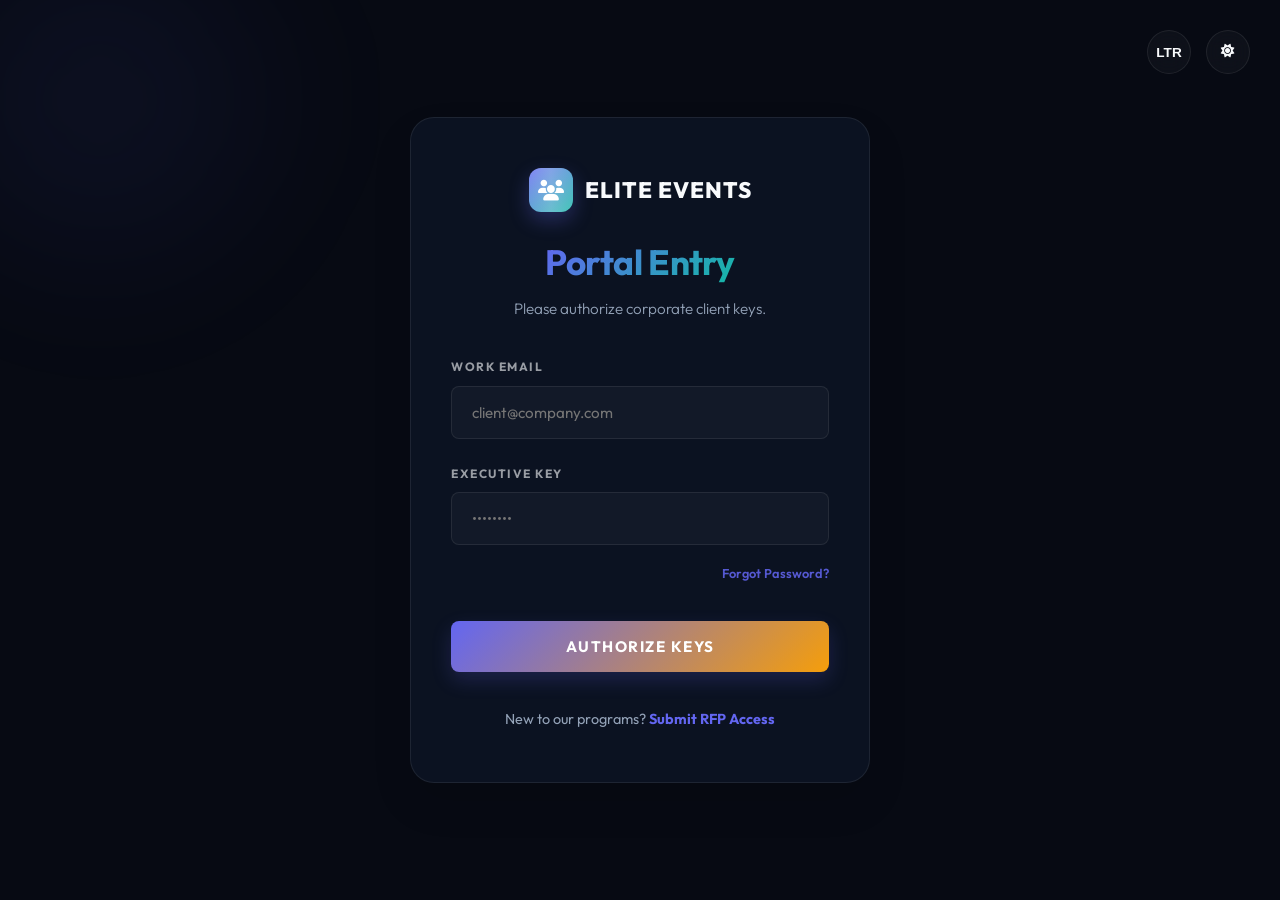
<file: login.html>
<!DOCTYPE html>
<html lang="en" dir="ltr">
<head>
  <meta charset="UTF-8">
  <meta name="viewport" content="width=device-width, initial-scale=1.0">
  <title>Executive Portal Entry | Elite Events</title>
  
  <link rel="icon" type="image/png" href="logo.png">
  <!-- Fonts & Icons -->
  <link rel="preconnect" href="https://fonts.googleapis.com">
  <link rel="preconnect" href="https://fonts.gstatic.com" crossorigin>
  <link href="https://fonts.googleapis.com/css2?family=Outfit:wght@300;400;500;600;700&display=swap" rel="stylesheet">
  <link rel="stylesheet" href="https://cdnjs.cloudflare.com/ajax/libs/font-awesome/6.5.1/css/all.min.css">
  
  <link rel="stylesheet" href="style.css">
  <style>
    body {
      min-height: 100vh;
      display: flex;
      align-items: center;
      justify-content: center;
      background: var(--bg-color);
      padding: 40px 20px;
      position: relative;
      overflow-y: auto;
    }

    .auth-bg-blob {
      position: absolute;
      width: 500px;
      height: 500px;
      background: radial-gradient(circle, rgba(99, 102, 241, 0.08) 0%, transparent 70%);
      top: -150px;
      left: -150px;
      border-radius: 50%;
      z-index: 1;
      pointer-events: none;
      filter: blur(50px);
    }

    .auth-card {
      width: 460px;
      max-width: 100%;
      padding: 50px 40px;
      background: var(--bg-card);
      border-radius: var(--border-radius-lg);
      border: 1px solid var(--glass-border);
      box-shadow: var(--shadow-premium);
      backdrop-filter: blur(25px);
      -webkit-backdrop-filter: blur(25px);
      text-align: center;
      position: relative;
      z-index: 10;
      transition: var(--transition-smooth);
    }

    .auth-card:hover {
      border-color: rgba(99, 102, 241, 0.25);
      box-shadow: var(--shadow-hover);
    }

    .auth-card h1 {
      font-size: 2.2rem;
      margin-bottom: 12px;
      letter-spacing: -0.02em;
    }

    .auth-card p {
      color: var(--text-color-muted);
      font-size: 0.95rem;
      margin-bottom: 35px;
    }

    .auth-form {
      text-align: left;
    }

    .input-group {
      margin-bottom: 25px;
      display: flex;
      flex-direction: column;
      gap: 8px;
    }

    .input-group label {
      font-size: 0.75rem;
      font-weight: 700;
      text-transform: uppercase;
      letter-spacing: 1.5px;
      opacity: 0.6;
    }

    .input-group input {
      width: 100%;
      padding: 16px 20px;
      border-radius: var(--border-radius-sm);
      border: 1px solid var(--glass-border);
      background: var(--glass-bg);
      color: var(--text-color);
      font-family: 'Outfit', sans-serif;
      font-size: 0.95rem;
      transition: var(--transition-fast);
    }

    .input-group input:focus {
      outline: none;
      border-color: var(--brand-primary);
      box-shadow: 0 0 0 3px rgba(99, 102, 241, 0.15);
      background: rgba(15, 23, 42, 0.3);
    }

    .auth-btn {
      width: 100%;
      background: linear-gradient(135deg, var(--brand-primary) 0%, var(--brand-secondary) 100%);
      color: var(--white);
      padding: 16px;
      border: none;
      border-radius: var(--border-radius-sm);
      font-weight: 700;
      font-family: 'Outfit', sans-serif;
      font-size: 0.95rem;
      text-transform: uppercase;
      letter-spacing: 1.5px;
      cursor: pointer;
      box-shadow: 0 8px 20px rgba(99, 102, 241, 0.2);
      transition: var(--transition-smooth);
      margin-top: 10px;
    }

    .auth-btn:hover {
      transform: translateY(-2px);
      box-shadow: 0 12px 25px rgba(245, 158, 11, 0.3);
    }

    .auth-footer {
      margin-top: 35px;
      font-size: 0.9rem;
      color: var(--text-color-muted);
    }

    .auth-footer a {
      color: var(--brand-primary);
      font-weight: 700;
      transition: var(--transition-fast);
    }

    .auth-footer a:hover {
      color: var(--brand-primary);
      text-decoration: underline;
    }

    .auth-controls-container {
      position: absolute;
      top: 30px;
      right: 30px;
      display: flex;
      gap: 15px;
      z-index: 1000;
    }

    @media (max-width: 500px) {
      body {
        padding: 0;
        background-color: var(--bg-color);
      }
      .auth-card {
        width: 100%;
        min-height: 100vh;
        border-radius: 0;
        border: none;
        display: flex;
        flex-direction: column;
        justify-content: center;
        padding: 60px 25px;
      }
      .auth-controls-container {
        top: 20px;
        right: 20px;
      }
    }
  </style>
</head>
<body data-theme="dark">

  <div class="auth-bg-blob"></div>

  <!-- AUTH CONTROLS -->
  <div class="auth-controls-container">
    <button class="btn-icon-luxe" id="rtl-toggle" title="Switch Direction">LTR</button>
    <button class="btn-icon-luxe" id="theme-toggle" title="Toggle Theme"><i class="fas fa-sun"></i></button>
  </div>

  <div class="auth-card">
    <div style="margin-bottom: 30px; display: flex; justify-content: center;">
      <a href="index.html" class="logo-luxe">
        <div class="logo-icon-box">
          <i class="fas fa-users"></i>
        </div>
        <span class="logo-text">Elite Events</span>
      </a>
    </div>
    
    <h1><span class="text-gradient">Portal Entry</span></h1>
    <p>Please authorize corporate client keys.</p>

    <form class="auth-form" onsubmit="event.preventDefault(); window.location.href='dashboard.html';">
      <div class="input-group">
        <label>Work Email</label>
        <input type="email" placeholder="client@company.com" required>
      </div>
      <div class="input-group">
        <label>Executive Key</label>
        <input type="password" placeholder="••••••••" required>
        <div style="text-align: right; margin-top: 6px;">
          <a href="#" id="forgot-password-link" style="font-size: 0.8rem; color: var(--brand-primary); font-weight: 600; opacity: 0.85; transition: var(--transition-fast);" onmouseover="this.style.opacity='1'" onmouseout="this.style.opacity='0.85'">Forgot Password?</a>
        </div>
      </div>
      <button type="submit" class="auth-btn">Authorize Keys</button>
    </form>

    <div class="auth-footer">
      New to our programs? <a href="register.html">Submit RFP Access</a>
    </div>
  </div>

  <script src="script.js"></script>
</body>
</html>
</file>
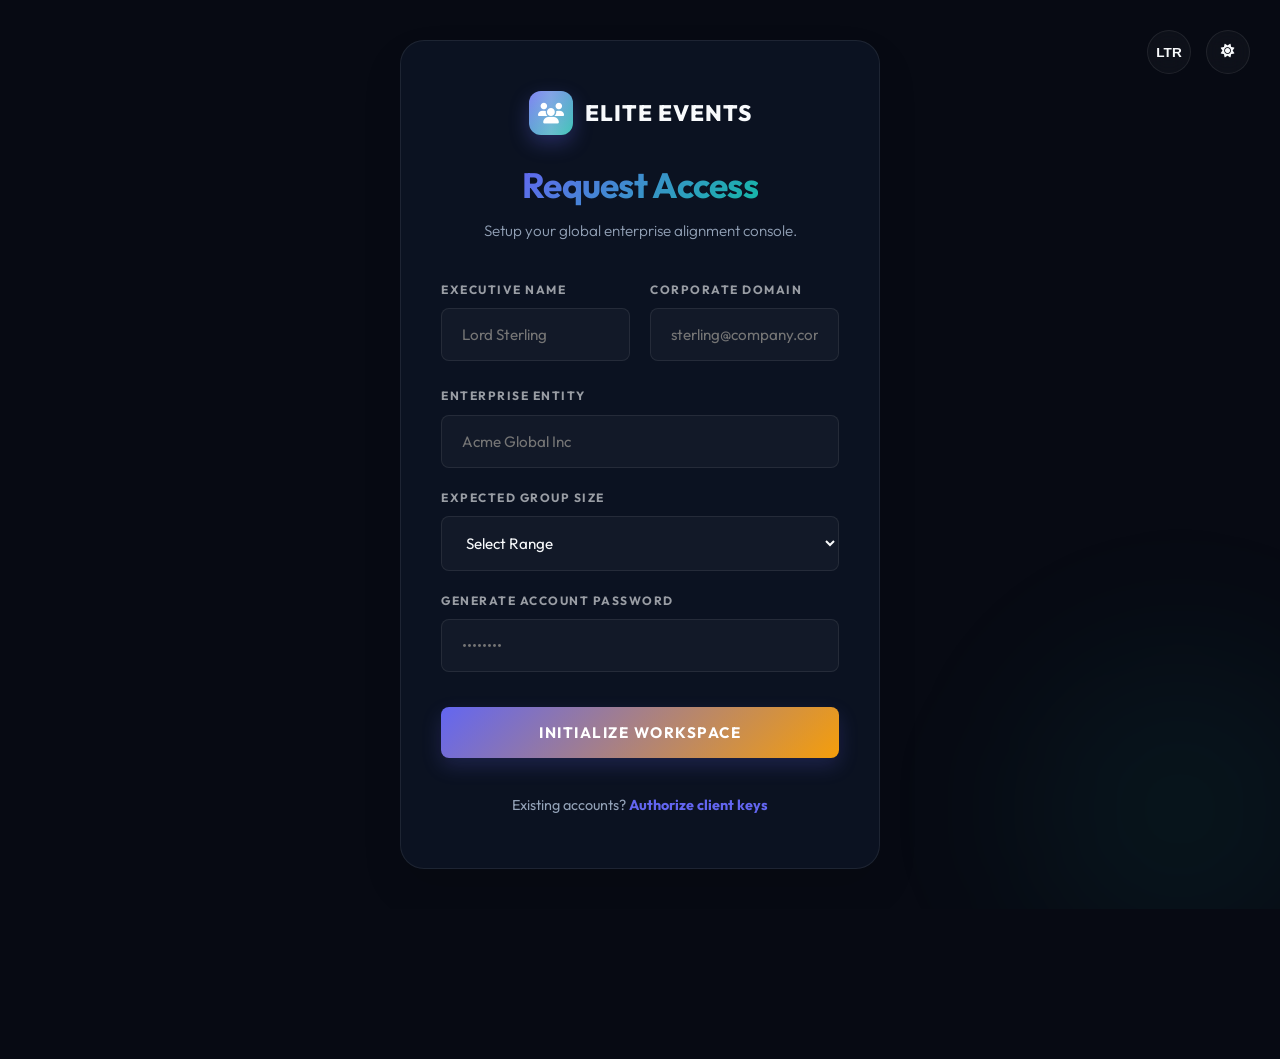
<file: register.html>
<!DOCTYPE html>
<html lang="en" dir="ltr">
<head>
  <meta charset="UTF-8">
  <meta name="viewport" content="width=device-width, initial-scale=1.0">
  <title>Register Executive Hub | Elite Events</title>
  
  <link rel="icon" type="image/png" href="logo.png">
  <!-- Fonts & Icons -->
  <link rel="preconnect" href="https://fonts.googleapis.com">
  <link rel="preconnect" href="https://fonts.gstatic.com" crossorigin>
  <link href="https://fonts.googleapis.com/css2?family=Outfit:wght@300;400;500;600;700&display=swap" rel="stylesheet">
  <link rel="stylesheet" href="https://cdnjs.cloudflare.com/ajax/libs/font-awesome/6.5.1/css/all.min.css">
  
  <link rel="stylesheet" href="style.css">
  <style>
    body {
      min-height: 100vh;
      display: flex;
      align-items: center;
      justify-content: center;
      background: var(--bg-color);
      padding: 40px 20px;
      position: relative;
      overflow-y: auto;
    }

    .auth-bg-blob {
      position: absolute;
      width: 500px;
      height: 500px;
      background: radial-gradient(circle, rgba(20, 184, 166, 0.08) 0%, transparent 70%);
      bottom: -150px;
      right: -150px;
      border-radius: 50%;
      z-index: 1;
      pointer-events: none;
      filter: blur(50px);
    }

    .auth-card {
      width: 480px;
      max-width: 100%;
      padding: 50px 40px;
      background: var(--bg-card);
      border-radius: var(--border-radius-lg);
      border: 1px solid var(--glass-border);
      box-shadow: var(--shadow-premium);
      backdrop-filter: blur(25px);
      -webkit-backdrop-filter: blur(25px);
      text-align: center;
      position: relative;
      z-index: 10;
      transition: var(--transition-smooth);
    }

    .auth-card:hover {
      border-color: rgba(99, 102, 241, 0.25);
      box-shadow: var(--shadow-hover);
    }

    .auth-card h1 {
      font-size: 2.2rem;
      margin-bottom: 12px;
      letter-spacing: -0.02em;
    }

    .auth-card p {
      color: var(--text-color-muted);
      font-size: 0.95rem;
      margin-bottom: 35px;
    }

    .auth-form {
      text-align: left;
    }

    .input-group {
      margin-bottom: 20px;
      display: flex;
      flex-direction: column;
      gap: 8px;
    }

    .input-group label {
      font-size: 0.75rem;
      font-weight: 700;
      text-transform: uppercase;
      letter-spacing: 1.5px;
      opacity: 0.6;
    }

    .input-group input,
    .input-group select {
      width: 100%;
      padding: 16px 20px;
      border-radius: var(--border-radius-sm);
      border: 1px solid var(--glass-border);
      background: var(--glass-bg);
      color: var(--text-color);
      font-family: 'Outfit', sans-serif;
      font-size: 0.95rem;
      transition: var(--transition-fast);
    }

    .input-group input:focus,
    .input-group select:focus {
      outline: none;
      border-color: var(--brand-primary);
      box-shadow: 0 0 0 3px rgba(99, 102, 241, 0.15);
      background: rgba(15, 23, 42, 0.3);
    }

    .auth-btn {
      width: 100%;
      background: linear-gradient(135deg, var(--brand-primary) 0%, var(--brand-secondary) 100%);
      color: var(--white);
      padding: 16px;
      border: none;
      border-radius: var(--border-radius-sm);
      font-weight: 700;
      font-family: 'Outfit', sans-serif;
      font-size: 0.95rem;
      text-transform: uppercase;
      letter-spacing: 1.5px;
      cursor: pointer;
      box-shadow: 0 8px 20px rgba(99, 102, 241, 0.2);
      transition: var(--transition-smooth);
      margin-top: 10px;
    }

    .auth-btn:hover {
      transform: translateY(-2px);
      box-shadow: 0 12px 25px rgba(245, 158, 11, 0.3);
    }

    .auth-footer {
      margin-top: 35px;
      font-size: 0.9rem;
      color: var(--text-color-muted);
    }

    .auth-footer a {
      color: var(--brand-primary);
      font-weight: 700;
      transition: var(--transition-fast);
    }

    .auth-footer a:hover {
      color: var(--brand-primary);
      text-decoration: underline;
    }

    .auth-controls-container {
      position: absolute;
      top: 30px;
      right: 30px;
      display: flex;
      gap: 15px;
      z-index: 1000;
    }

    @media (max-width: 500px) {
      body {
        padding: 0;
        background-color: var(--bg-color);
      }
      .auth-card {
        width: 100%;
        min-height: 100vh;
        border-radius: 0;
        border: none;
        display: flex;
        flex-direction: column;
        justify-content: center;
        padding: 60px 25px;
      }
      .auth-controls-container {
        top: 20px;
        right: 20px;
      }
    }
  </style>
</head>
<body data-theme="dark">

  <div class="auth-bg-blob"></div>

  <!-- AUTH CONTROLS -->
  <div class="auth-controls-container">
    <button class="btn-icon-luxe" id="rtl-toggle" title="Switch Direction">LTR</button>
    <button class="btn-icon-luxe" id="theme-toggle" title="Toggle Theme"><i class="fas fa-sun"></i></button>
  </div>

  <div class="auth-card">
    <div style="margin-bottom: 30px; display: flex; justify-content: center;">
      <a href="index.html" class="logo-luxe">
        <div class="logo-icon-box">
          <i class="fas fa-users"></i>
        </div>
        <span class="logo-text">Elite Events</span>
      </a>
    </div>
    
    <h1><span class="text-gradient">Request Access</span></h1>
    <p>Setup your global enterprise alignment console.</p>

    <form class="auth-form" onsubmit="event.preventDefault(); alert('Enterprise workspace successfully initiated. Stratum keys sent to registered corporate domain.'); window.location.href='login.html';">
      <div style="display: grid; grid-template-columns: 1fr 1fr; gap: 20px; margin-bottom: 5px;">
        <div class="input-group">
          <label>Executive Name</label>
          <input type="text" placeholder="Lord Sterling" required>
        </div>
        <div class="input-group">
          <label>Corporate Domain</label>
          <input type="email" placeholder="sterling@company.com" required>
        </div>
      </div>
      
      <div class="input-group">
        <label>Enterprise Entity</label>
        <input type="text" placeholder="Acme Global Inc" required>
      </div>

      <div class="input-group">
        <label>Expected Group Size</label>
        <select required style="cursor: pointer; color: var(--text-color);">
          <option value="" style="color: var(--navy-deep);">Select Range</option>
          <option value="12-50" style="color: var(--navy-deep);">12 - 50 Members</option>
          <option value="50-150" style="color: var(--navy-deep);">50 - 150 Members</option>
          <option value="150-500" style="color: var(--navy-deep);">150 - 500 Members</option>
          <option value="500+" style="color: var(--navy-deep);">500+ Members</option>
        </select>
      </div>

      <div class="input-group" style="margin-bottom: 25px;">
        <label>Generate Account Password</label>
        <input type="password" placeholder="••••••••" required>
      </div>
      
      <button type="submit" class="auth-btn">Initialize Workspace</button>
    </form>

    <div class="auth-footer">
      Existing accounts? <a href="login.html">Authorize client keys</a>
    </div>
  </div>

  <script src="script.js"></script>
</body>
</html>
</file>
<file: style.css>
/* ==========================================================================
   STYLE.CSS - PREMIUM MODERN DESIGN SYSTEM FOR ELITE EVENTS
   ========================================================================== */

/* 1. ROOT & DESIGN TOKENS */
:root {
  /* Color Palette - Tech Luxury & Indigo Glow */
  --brand-primary: #6366f1;       /* Premium Indigo */
  --brand-primary-rgb: 99, 102, 241;
  --brand-secondary: #f59e0b;     /* Warm Amber/Gold */
  --brand-accent: #14b8a6;        /* Modern Teal */
  --brand-accent-rgb: 20, 184, 166;
  
  /* Slate Navy Scale */
  --navy-deep: #070a13;           /* Ultra dark void */
  --navy-base: #0f172a;           /* Deep dark slate */
  --navy-light: #1e293b;          /* Medium dark slate */
  
  /* Neutral Palette */
  --white: #ffffff;
  --off-white: #f8fafc;
  --charcoal: #0f172a;
  --gray-light: #f1f5f9;
  --gray-medium: #cbd5e1;
  --gray-muted: #64748b;
  
  /* Dashboard Sync Colors */
  --gold-primary: #f59e0b;
  --gold-dark: #d97706;
  
  /* Glassmorphism & Borders */
  --glass-bg: rgba(255, 255, 255, 0.03);
  --glass-border: rgba(255, 255, 255, 0.08);
  --shadow-premium: 0 20px 40px rgba(0, 0, 0, 0.1);
  --shadow-hover: 0 30px 60px rgba(99, 102, 241, 0.15);
  
  /* Animations & Transitions */
  --transition-smooth: all 0.5s cubic-bezier(0.16, 1, 0.3, 1);
  --transition-fast: all 0.2s ease;
  
  /* Layout Sizing */
  --container-max: 1280px;
  --section-padding: 120px;
  --border-radius-lg: 24px;
  --border-radius-md: 16px;
  --border-radius-sm: 8px;

  /* Theme Defaults (Dark Theme Default) */
  --bg-color: #070a13;
  --bg-color-alt: #0f172a;
  --bg-card: rgba(15, 23, 42, 0.65);
  --text-color: #f8fafc;
  --text-color-muted: #94a3b8;
  --header-bg: rgba(7, 10, 19, 0.85);
  --header-border: rgba(255, 255, 255, 0.08);
  
  /* Heading Font Sizes */
  --h1-size: clamp(2.5rem, 5vw, 4.5rem);
  --h2-size: clamp(2rem, 4vw, 3rem);
  --h3-size: clamp(1.4rem, 2.5vw, 2rem);
  --p-size: 1.1rem;
}

/* Light Theme Variables Overrides */
[data-theme="light"] {
  --bg-color: #f8fafc;
  --bg-color-alt: #ffffff;
  --bg-card: rgba(255, 255, 255, 0.75);
  --text-color: #0f172a;
  --text-color-muted: #475569;
  --header-bg: rgba(255, 255, 255, 0.9);
  --header-border: rgba(0, 0, 0, 0.05);
  --glass-bg: rgba(0, 0, 0, 0.02);
  --glass-border: rgba(0, 0, 0, 0.06);
  --shadow-premium: 0 20px 40px rgba(15, 23, 42, 0.05);
}

/* 2. BASE RESETS & SCROLLBAR */
* {
  margin: 0;
  padding: 0;
  box-sizing: border-box;
  outline: none;
}

html {
  font-size: 16px;
  scroll-behavior: smooth;
  overflow-x: hidden;
  width: 100%;
}

body {
  font-family: 'Outfit', sans-serif;
  background-color: var(--bg-color);
  color: var(--text-color);
  line-height: 1.7;
  overflow-x: hidden;
  width: 100%;
  transition: background-color 0.5s ease, color 0.5s ease;
  -webkit-font-smoothing: antialiased;
}

::-webkit-scrollbar {
  width: 8px;
}
::-webkit-scrollbar-track {
  background: var(--bg-color);
}
::-webkit-scrollbar-thumb {
  background: var(--brand-primary);
  border-radius: 10px;
}

/* 3. TYPOGRAPHY & GRADIENTS */
h1, h2, h3, h4, h5, h6 {
  font-family: 'Outfit', sans-serif;
  font-weight: 700;
  letter-spacing: -0.03em;
  color: var(--text-color);
  line-height: 1.15;
}

h1 { font-size: var(--h1-size); }
h2 { font-size: var(--h2-size); }
h3 { font-size: var(--h3-size); }

p {
  font-size: var(--p-size);
  color: var(--text-color-muted);
  font-weight: 300;
  line-height: 1.8;
}

a {
  text-decoration: none;
  color: inherit;
  transition: var(--transition-fast);
}

/* Gradient text utility */
.text-gradient {
  background: linear-gradient(135deg, var(--brand-primary) 0%, var(--brand-accent) 100%);
  -webkit-background-clip: text;
  -webkit-text-fill-color: transparent;
}

.text-gradient-secondary {
  background: linear-gradient(135deg, var(--brand-secondary) 0%, var(--brand-primary) 100%);
  -webkit-background-clip: text;
  -webkit-text-fill-color: transparent;
}

/* 4. LAYOUT CONTAINERS & GRID SYSTEM */
.container {
  max-width: var(--container-max);
  margin: 0 auto;
  padding: 0 40px;
  width: 100%;
}

.grid-2 {
  display: grid;
  grid-template-columns: repeat(2, 1fr);
  gap: 60px;
}

.grid-3 {
  display: grid;
  grid-template-columns: repeat(3, 1fr);
  gap: 40px;
}

.grid-4 {
  display: grid;
  grid-template-columns: repeat(4, 1fr);
  gap: 30px;
}

/* Flex utilities */
.flex-center {
  display: flex;
  align-items: center;
  justify-content: center;
}

.flex-between {
  display: flex;
  align-items: center;
  justify-content: space-between;
}

/* 5. NAVIGATION HEADER & LOGO */
header {
  position: fixed;
  top: 0;
  left: 0;
  width: 100%;
  height: 90px;
  z-index: 1000;
  background: var(--header-bg);
  backdrop-filter: blur(25px);
  -webkit-backdrop-filter: blur(25px);
  border-bottom: 1px solid var(--header-border);
  transition: var(--transition-smooth);
}

.nav-box {
  display: flex;
  justify-content: space-between;
  align-items: center;
  height: 100%;
  padding: 0 5%;
}

.logo-luxe {
  display: flex;
  align-items: center;
  gap: 12px;
}

.logo-icon-box {
  width: 44px;
  height: 44px;
  background: linear-gradient(135deg, var(--brand-primary) 0%, var(--brand-accent) 100%);
  display: flex;
  align-items: center;
  justify-content: center;
  border-radius: 12px;
  color: var(--white);
  font-size: 1.3rem;
  box-shadow: 0 8px 20px rgba(99, 102, 241, 0.3);
  position: relative;
  overflow: hidden;
  transition: var(--transition-smooth);
}

.logo-icon-box::after {
  content: '';
  position: absolute;
  top: -50%;
  left: -50%;
  width: 200%;
  height: 200%;
  background: linear-gradient(45deg, transparent, rgba(255, 255, 255, 0.3), transparent);
  transform: rotate(45deg);
  animation: shine 4s infinite ease-in-out;
}

@keyframes shine {
  0% { transform: translate(-100%, -100%) rotate(45deg); }
  30%, 100% { transform: translate(100%, 100%) rotate(45deg); }
}

.logo-text {
  font-size: 1.4rem;
  font-weight: 800;
  letter-spacing: 1px;
  text-transform: uppercase;
  color: var(--text-color);
  font-family: 'Outfit', sans-serif;
  transition: var(--transition-fast);
  white-space: nowrap;
}

.logo-luxe:hover .logo-icon-box {
  transform: rotate(10deg) scale(1.05);
  box-shadow: 0 12px 25px rgba(20, 184, 166, 0.4);
}

.logo-luxe:hover .logo-text {
  background: linear-gradient(135deg, var(--brand-primary) 0%, var(--brand-accent) 100%);
  -webkit-background-clip: text;
  -webkit-text-fill-color: transparent;
}

/* Nav Links Center */
.nav-links-center {
  display: flex;
  gap: 35px;
  align-items: center;
}

.nav-link-item {
  position: relative;
  font-size: 0.9rem;
  font-weight: 500;
  text-transform: uppercase;
  letter-spacing: 1.5px;
  padding: 8px 0;
  color: var(--text-color);
  opacity: 0.8;
  transition: var(--transition-fast);
}

.nav-link-item:hover {
  color: var(--brand-primary);
  opacity: 1;
}

.nav-link-item::after {
  content: '';
  position: absolute;
  bottom: 0;
  left: 50%;
  width: 0;
  height: 2px;
  background: linear-gradient(90deg, var(--brand-primary) 0%, var(--brand-accent) 100%);
  transition: var(--transition-smooth);
  transform: translateX(-50%);
}

.nav-link-item:hover::after,
.nav-link-item.active::after {
  width: 100%;
}

.nav-link-item.active {
  color: var(--brand-primary);
  opacity: 1;
  font-weight: 600;
}

/* Dropdown styling */
.dropdown-parent {
  position: relative;
}

.dropdown-child {
  position: absolute;
  top: 100%;
  left: 50%;
  transform: translateX(-50%) translateY(15px);
  background: var(--bg-color-alt);
  min-width: 240px;
  padding: 10px;
  border-radius: var(--border-radius-md);
  box-shadow: var(--shadow-premium);
  opacity: 0;
  visibility: hidden;
  transition: var(--transition-smooth);
  border: 1px solid var(--glass-border);
  backdrop-filter: blur(20px);
  -webkit-backdrop-filter: blur(20px);
}

.dropdown-link {
  display: flex;
  align-items: center;
  gap: 12px;
  padding: 12px 18px;
  font-size: 0.9rem;
  font-weight: 500;
  border-radius: var(--border-radius-sm);
  color: var(--text-color-muted);
  transition: var(--transition-fast);
}

.dropdown-link:hover {
  background: var(--glass-bg);
  color: var(--brand-primary);
  padding-left: 24px;
}

.dropdown-parent:hover .dropdown-child {
  opacity: 1;
  visibility: visible;
  transform: translateX(-50%) translateY(5px);
}

/* Header Actions Right */
.nav-actions-right {
  display: flex;
  align-items: center;
  gap: 20px;
}

.btn-icon-luxe {
  background: var(--glass-bg);
  border: 1px solid var(--glass-border);
  width: 44px;
  height: 44px;
  border-radius: 50%;
  display: flex;
  align-items: center;
  justify-content: center;
  cursor: pointer;
  font-size: 0.85rem;
  font-weight: 700;
  color: var(--text-color);
  transition: var(--transition-smooth);
  backdrop-filter: blur(10px);
  -webkit-backdrop-filter: blur(10px);
}

.btn-icon-luxe:hover {
  border-color: var(--brand-primary);
  background: var(--brand-primary);
  color: var(--white);
  transform: translateY(-2px);
  box-shadow: 0 8px 15px rgba(99, 102, 241, 0.25);
}

.btn-login-premium {
  padding: 14px 28px;
  background: linear-gradient(135deg, var(--brand-primary) 0%, var(--brand-accent) 100%);
  color: var(--white);
  border-radius: 50px;
  font-weight: 600;
  font-size: 0.85rem;
  text-transform: uppercase;
  letter-spacing: 1.5px;
  box-shadow: 0 8px 20px rgba(99, 102, 241, 0.25);
  border: none;
  cursor: pointer;
  transition: var(--transition-smooth);
}

.btn-login-premium:hover {
  transform: translateY(-2px);
  box-shadow: 0 12px 25px rgba(20, 184, 166, 0.4);
}

/* 6. MOBILE HEADER DRAWER */
.mobile-toggle {
  display: none;
  flex-direction: column;
  gap: 6px;
  cursor: pointer;
  width: 40px;
  height: 40px;
  border-radius: 50%;
  background: var(--glass-bg);
  border: 1px solid var(--glass-border);
  align-items: center;
  justify-content: center;
  z-index: 4000;
  transition: var(--transition-smooth);
}

.mobile-toggle span {
  width: 20px;
  height: 2px;
  background-color: var(--text-color);
  transition: var(--transition-smooth);
  border-radius: 10px;
}

.mobile-toggle.active {
  background: var(--brand-primary);
  border-color: var(--brand-primary);
}

.mobile-toggle.active span {
  background-color: var(--white);
}

.mobile-toggle.active span:nth-child(1) { transform: translateY(8px) rotate(45deg); }
.mobile-toggle.active span:nth-child(2) { opacity: 0; }
.mobile-toggle.active span:nth-child(3) { transform: translateY(-8px) rotate(-45deg); }

.mobile-nav {
  position: fixed;
  top: 0;
  right: -100%;
  width: 100%;
  height: 100vh;
  background: var(--bg-color);
  z-index: 2000;
  padding: 120px 8% 60px;
  transition: right 0.6s cubic-bezier(0.16, 1, 0.3, 1);
  display: flex;
  flex-direction: column;
  overflow-y: auto;
  backdrop-filter: blur(25px);
  -webkit-backdrop-filter: blur(25px);
}

.mobile-nav.active {
  right: 0;
}

.mobile-nav-group {
  display: flex;
  flex-direction: column;
  gap: 15px;
  margin-bottom: 30px;
  border-bottom: 1px solid var(--glass-border);
  padding-bottom: 25px;
}

.mobile-nav a {
  color: var(--text-color);
  font-size: 1.8rem;
  font-weight: 600;
  transition: var(--transition-fast);
}

.mobile-nav a:hover,
.mobile-nav a.active {
  color: var(--brand-primary);
  padding-left: 10px;
}

.mobile-submenu {
  display: flex;
  flex-direction: column;
  gap: 12px;
  padding-left: 20px;
  margin-top: 10px;
  max-height: 0;
  overflow: hidden;
  transition: var(--transition-smooth);
}

.mobile-nav-group.active .mobile-submenu {
  max-height: 200px;
}

.mobile-close-btn {
  display: none; /* Handled beautifully by burger menu */
}

/* 7. PREMIUM CONTENT SECTIONS STRUCTURE */
section {
  padding: var(--section-padding) 0;
  position: relative;
  width: 100%;
  overflow: hidden;
}

.section-head-center {
  max-width: 800px;
  margin: 0 auto 80px;
  text-align: center;
  position: relative;
  z-index: 2;
}

.section-head-left {
  max-width: 650px;
  margin-bottom: 60px;
  position: relative;
  z-index: 2;
}

.accent-tag {
  font-size: 0.8rem;
  font-weight: 700;
  text-transform: uppercase;
  letter-spacing: 2px;
  color: var(--brand-primary);
  background: rgba(99, 102, 241, 0.12);
  padding: 6px 16px;
  border-radius: 50px;
  display: inline-block;
  margin-bottom: 20px;
  border: 1px solid rgba(99, 102, 241, 0.2);
  transition: var(--transition-smooth);
}

.accent-tag-alt {
  color: var(--brand-accent);
  background: rgba(20, 184, 166, 0.12);
  border-color: rgba(20, 184, 166, 0.2);
}

/* Background gradient glow blobs */
.glow-blob {
  position: absolute;
  width: 500px;
  height: 500px;
  border-radius: 50%;
  background: radial-gradient(circle, rgba(99, 102, 241, 0.08) 0%, transparent 70%);
  filter: blur(50px);
  pointer-events: none;
  z-index: 0;
}

.glow-blob-accent {
  background: radial-gradient(circle, rgba(20, 184, 166, 0.08) 0%, transparent 70%);
}

/* 8. REWORKED HOMEPAGE (INDEX.HTML) COMPONENTS & PAGES */

/* Custom Split Hero - Modern */
.hero-v1 {
  min-height: 100vh;
  padding: 180px 0 100px;
  display: flex;
  align-items: center;
  background-size: cover;
  background-position: center;
  background-attachment: fixed;
  color: var(--white);
  position: relative;
}

.hero-overlay {
  position: absolute;
  top: 0;
  left: 0;
  width: 100%;
  height: 100%;
  background: linear-gradient(135deg, rgba(7, 10, 19, 0.95) 0%, rgba(15, 23, 42, 0.6) 100%);
  z-index: 1;
}

.hero-box {
  position: relative;
  z-index: 2;
  max-width: 850px;
}

.hero-cta-group {
  margin-top: 40px;
  display: flex;
  gap: 20px;
  flex-wrap: wrap;
}

/* Glassmorphism Cards */
.feature-card {
  background: var(--bg-card);
  border: 1px solid var(--glass-border);
  padding: 50px 40px;
  border-radius: var(--border-radius-lg);
  box-shadow: var(--shadow-premium);
  transition: var(--transition-smooth);
  position: relative;
  z-index: 1;
  overflow: hidden;
  backdrop-filter: blur(10px);
  -webkit-backdrop-filter: blur(10px);
}

.feature-card::before {
  content: '';
  position: absolute;
  top: 0;
  left: 0;
  width: 100%;
  height: 100%;
  background: linear-gradient(135deg, rgba(99, 102, 241, 0.05) 0%, transparent 100%);
  opacity: 0;
  transition: var(--transition-smooth);
  z-index: -1;
}

.feature-card:hover {
  transform: translateY(-10px);
  border-color: rgba(99, 102, 241, 0.3);
  box-shadow: var(--shadow-hover);
}

.feature-card:hover::before {
  opacity: 1;
}

.feature-icon {
  width: 60px;
  height: 60px;
  background: linear-gradient(135deg, var(--brand-primary) 0%, var(--brand-accent) 100%);
  border-radius: var(--border-radius-md);
  margin-bottom: 30px;
  display: flex;
  align-items: center;
  justify-content: center;
  color: var(--white);
  font-size: 1.4rem;
  box-shadow: 0 8px 20px rgba(99, 102, 241, 0.25);
  transition: var(--transition-smooth);
}

.feature-card:hover .feature-icon {
  transform: scale(1.1) rotate(5deg);
  box-shadow: 0 12px 25px rgba(20, 184, 166, 0.35);
}

/* Retreat Cards & Large Activities */
.retreat-card {
  position: relative;
  border-radius: var(--border-radius-lg);
  border: 1px solid var(--glass-border);
  padding: 50px 35px;
  min-height: 480px;
  overflow: hidden;
  display: flex;
  flex-direction: column;
  justify-content: flex-end;
  transition: var(--transition-smooth);
  z-index: 1;
}

.retreat-card::before {
  content: '';
  position: absolute;
  top: 0;
  left: 0;
  width: 100%;
  height: 100%;
  background: linear-gradient(to bottom, rgba(7, 10, 19, 0) 0%, rgba(7, 10, 19, 0.95) 90%);
  z-index: -1;
  transition: var(--transition-smooth);
}

.retreat-card-content {
  position: relative;
  z-index: 2;
  color: var(--white);
}

.retreat-card:hover {
  transform: translateY(-12px);
  border-color: rgba(20, 184, 166, 0.4);
  box-shadow: 0 35px 70px rgba(0, 0, 0, 0.4);
}

.retreat-card:hover::before {
  background: linear-gradient(to bottom, rgba(7, 10, 19, 0.1) 0%, rgba(7, 10, 19, 0.98) 85%);
}

.retreat-card-content h3 {
  font-size: 1.8rem;
  color: var(--white);
  margin-bottom: 12px;
}

.retreat-card-content p {
  color: rgba(255, 255, 255, 0.7);
  font-size: 0.95rem;
  margin-bottom: 25px;
}

/* Milestones & Stat Grid */
.milestones-box {
  background: var(--bg-card);
  border: 1px solid var(--glass-border);
  border-radius: var(--border-radius-lg);
  padding: 50px;
  backdrop-filter: blur(10px);
  -webkit-backdrop-filter: blur(10px);
}

.stat-item h3 {
  font-size: clamp(2.5rem, 5vw, 4rem);
  line-height: 1;
  margin-bottom: 10px;
}

.stat-item p {
  margin-bottom: 0;
  text-transform: uppercase;
  letter-spacing: 2px;
  font-size: 0.8rem;
  font-weight: 700;
  color: var(--text-color-muted);
}

/* Event Gallery Masonry Grid */
.gallery-grid {
  display: grid;
  grid-template-columns: repeat(4, 1fr);
  gap: 20px;
}

.gallery-item {
  position: relative;
  border-radius: var(--border-radius-md);
  overflow: hidden;
  height: 250px;
  border: 1px solid var(--glass-border);
  box-shadow: var(--shadow-premium);
  cursor: pointer;
}

.gallery-item img {
  width: 100%;
  height: 100%;
  object-fit: cover;
  transition: transform 0.8s cubic-bezier(0.16, 1, 0.3, 1);
}

.gallery-item-overlay {
  position: absolute;
  top: 0;
  left: 0;
  width: 100%;
  height: 100%;
  background: linear-gradient(to bottom, transparent, rgba(7, 10, 19, 0.9));
  opacity: 0;
  display: flex;
  flex-direction: column;
  justify-content: flex-end;
  padding: 25px;
  transition: var(--transition-smooth);
}

.gallery-item-overlay h4 {
  color: var(--white);
  font-size: 1.1rem;
  margin-bottom: 5px;
}

.gallery-item-overlay p {
  color: var(--brand-accent);
  font-size: 0.8rem;
  text-transform: uppercase;
  letter-spacing: 1px;
  margin-bottom: 0;
}

.gallery-item:hover img {
  transform: scale(1.1) rotate(1deg);
}

.gallery-item:hover .gallery-item-overlay {
  opacity: 1;
}

/* 9. ABOUT PAGE SYSTEM ELEMENTS */
.evolution-timeline {
  display: flex;
  flex-direction: column;
  gap: 30px;
  position: relative;
  padding-left: 40px;
}

.evolution-timeline::before {
  content: '';
  position: absolute;
  top: 0;
  left: 15px;
  width: 2px;
  height: 100%;
  background: linear-gradient(to bottom, var(--brand-primary) 0%, var(--brand-accent) 100%);
  opacity: 0.3;
}

.timeline-node {
  position: relative;
}

.timeline-node::before {
  content: '';
  position: absolute;
  top: 8px;
  left: -33px;
  width: 16px;
  height: 16px;
  border-radius: 50%;
  background: var(--bg-color);
  border: 4px solid var(--brand-primary);
  box-shadow: 0 0 10px rgba(99, 102, 241, 0.5);
  z-index: 2;
  transition: var(--transition-smooth);
}

.timeline-node:hover::before {
  border-color: var(--brand-accent);
  box-shadow: 0 0 15px rgba(20, 184, 166, 0.8);
}

/* Team Card Premium */
.team-card {
  text-align: center;
  padding: 40px 30px;
}

.team-avatar-container {
  width: 160px;
  height: 160px;
  margin: 0 auto 25px;
  border-radius: 50%;
  position: relative;
  z-index: 1;
}

.team-avatar-container::before {
  content: '';
  position: absolute;
  top: -6px;
  left: -6px;
  width: 172px;
  height: 172px;
  border-radius: 50%;
  background: linear-gradient(135deg, var(--brand-primary) 0%, var(--brand-accent) 100%);
  z-index: -1;
  transition: var(--transition-smooth);
}

.team-avatar-container img {
  width: 100%;
  height: 100%;
  object-fit: cover;
  border-radius: 50%;
  border: 4px solid var(--bg-color);
}

.team-card:hover .team-avatar-container::before {
  transform: rotate(180deg);
}

/* 10. SERVICES/ACTIVITIES SPECIFIC ELEMENTS */
.activity-card-alt {
  padding: 0;
  display: flex;
  flex-direction: column;
  height: 100%;
}

.activity-img-wrap {
  width: 100%;
  height: 240px;
  overflow: hidden;
  position: relative;
}

.activity-img-wrap img {
  width: 100%;
  height: 100%;
  object-fit: cover;
  transition: transform 0.8s ease;
}

.activity-card-alt:hover .activity-img-wrap img {
  transform: scale(1.08);
}

.activity-badge {
  position: absolute;
  top: 20px;
  left: 20px;
  background: linear-gradient(135deg, var(--brand-primary) 0%, var(--brand-accent) 100%);
  color: var(--white);
  font-size: 0.75rem;
  font-weight: 700;
  text-transform: uppercase;
  letter-spacing: 1.5px;
  padding: 6px 14px;
  border-radius: 50px;
  box-shadow: 0 4px 10px rgba(0,0,0,0.15);
}

.activity-details {
  padding: 35px 30px;
  display: flex;
  flex-direction: column;
  flex: 1;
}

.activity-meta {
  display: flex;
  justify-content: space-between;
  border-top: 1px solid var(--glass-border);
  margin-top: auto;
  padding-top: 20px;
  font-size: 0.85rem;
  color: var(--text-color-muted);
}

/* 11. CONTACT ELEMENTS & ACCORDIONS */
.faq-accordion {
  display: flex;
  flex-direction: column;
  gap: 15px;
  width: 100%;
}

.faq-item {
  background: var(--bg-card);
  border: 1px solid var(--glass-border);
  border-radius: var(--border-radius-md);
  padding: 24px;
  cursor: pointer;
  transition: var(--transition-smooth);
}

.faq-question {
  display: flex;
  justify-content: space-between;
  align-items: center;
}

.faq-question h4 {
  font-size: 1.05rem;
  margin-bottom: 0;
  font-weight: 600;
}

.faq-toggle-icon {
  width: 28px;
  height: 28px;
  border-radius: 50%;
  background: var(--glass-bg);
  border: 1px solid var(--glass-border);
  display: flex;
  align-items: center;
  justify-content: center;
  font-size: 0.8rem;
  transition: var(--transition-smooth);
}

.faq-answer {
  max-height: 0;
  overflow: hidden;
  transition: max-height 0.4s cubic-bezier(0.16, 1, 0.3, 1);
  padding-top: 0;
}

.faq-item.active {
  border-color: rgba(99, 102, 241, 0.3);
  box-shadow: var(--shadow-hover);
}

.faq-item.active .faq-toggle-icon {
  transform: rotate(180deg);
  background: var(--brand-primary);
  border-color: var(--brand-primary);
  color: var(--white);
}

.faq-item.active .faq-answer {
  max-height: 150px;
  padding-top: 15px;
}

/* Input Fields styling */
.form-input-group {
  display: flex;
  flex-direction: column;
  gap: 8px;
  margin-bottom: 20px;
  width: 100%;
}

.form-input-group label {
  font-size: 0.75rem;
  font-weight: 700;
  text-transform: uppercase;
  letter-spacing: 1.5px;
  opacity: 0.6;
}

.form-control {
  width: 100%;
  padding: 16px 20px;
  border-radius: var(--border-radius-sm);
  background: var(--glass-bg);
  border: 1px solid var(--glass-border);
  color: var(--text-color);
  font-family: 'Outfit', sans-serif;
  font-size: 0.95rem;
  transition: var(--transition-fast);
}

.form-control:focus {
  border-color: var(--brand-primary);
  box-shadow: 0 0 0 3px rgba(99, 102, 241, 0.15);
  background: rgba(15, 23, 42, 0.3);
}

select.form-control {
  color: var(--text-color);
}

/* 12. HIGH-END PREMIUM CTA */
.cta-banner-box {
  background: linear-gradient(135deg, var(--navy-light) 0%, var(--navy-deep) 100%);
  border: 1px solid var(--glass-border);
  border-radius: var(--border-radius-lg);
  padding: 80px 60px;
  position: relative;
  overflow: hidden;
  z-index: 1;
}

.cta-banner-box::before {
  content: '';
  position: absolute;
  top: -200px;
  right: -200px;
  width: 600px;
  height: 600px;
  border-radius: 50%;
  background: radial-gradient(circle, rgba(99, 102, 241, 0.12) 0%, transparent 70%);
  z-index: -1;
  pointer-events: none;
}

/* 13. FOOTER */
footer {
  padding: 100px 0 40px;
  background: var(--navy-deep) !important;
  color: var(--white) !important;
  border-top: 1px solid rgba(255, 255, 255, 0.05);
}

footer a {
  color: rgba(255, 255, 255, 0.6) !important;
  font-size: 0.95rem;
}

footer a:hover {
  color: var(--brand-primary) !important;
  padding-left: 5px;
}

footer h4 {
  color: var(--white) !important;
  margin-bottom: 25px;
  font-size: 1.15rem;
  text-transform: uppercase;
  letter-spacing: 1px;
}

footer p {
  color: rgba(255, 255, 255, 0.6) !important;
  font-size: 0.95rem;
}

/* 14. RESPONSIVE DESIGN (PERFECT SCALING & FIXES) */

@media (max-width: 1200px) {
  :root {
    --section-padding: 100px;
  }
  .container {
    padding: 0 30px;
  }
  .grid-2 { gap: 40px; }
  .grid-3 { gap: 25px; }
  .grid-4 { grid-template-columns: repeat(2, 1fr); gap: 25px; }
  .gallery-grid { grid-template-columns: repeat(2, 1fr); }
}

@media (max-width: 1024px) {
  header {
    height: 80px;
  }
  .nav-box {
    padding: 0 4%;
  }
  .logo-text {
    font-size: 1.15rem;
  }
  .logo-icon-box {
    width: 38px;
    height: 38px;
    font-size: 1.15rem;
  }
  .nav-links-center {
    display: none; /* Collapses menu links for mobile nav drawer */
  }
  .mobile-toggle {
    display: flex; /* Displays mobile toggle burger button */
  }
  header .btn-login-premium {
    display: none; /* Hide header login, accessed via menu */
  }
  .grid-3 {
    grid-template-columns: repeat(2, 1fr);
  }
}

@media (max-width: 768px) {
  :root {
    --section-padding: 80px;
  }
  
  .logo-text {
    font-size: 1.05rem;
  }
  
  .logo-icon-box {
    width: 34px;
    height: 34px;
    font-size: 1.05rem;
  }
  
  .container {
    padding: 0 20px;
  }
  
  /* Stacks all grid systems sequentially */
  .grid-2, .grid-3, .grid-4 {
    grid-template-columns: 1fr;
    gap: 30px;
  }
  
  .gallery-grid {
    grid-template-columns: 1fr;
    gap: 15px;
  }
  
  .cta-banner-box {
    padding: 60px 30px;
  }
  
  .hero-cta-group {
    justify-content: center;
  }
  
  .hero-cta-group a {
    width: 100%;
    text-align: center;
  }
  
  .section-head-center, .section-head-left {
    margin-bottom: 50px;
    text-align: center;
  }
  
  .timeline-node::before {
    left: -25px;
  }
  
  .evolution-timeline {
    padding-left: 30px;
  }
}

@media (max-width: 480px) {
  .logo-text {
    font-size: 0.95rem;
  }
  .logo-icon-box {
    width: 32px;
    height: 32px;
    font-size: 0.95rem;
  }
}

/* 360px Ultra-Small Screen Fixes (Home2 Hero & General Layout) */
@media (max-width: 360px) {
  .container {
    padding: 0 16px;
  }

  /* Home2 hero — prevent title overflow at 360px */
  #section-home2-hero h1,
  #home2-hero-title {
    font-size: 1.85rem !important;
    letter-spacing: 0.02em !important;
    line-height: 1.25 !important;
    word-break: break-word;
  }

  #section-home2-hero p {
    font-size: 0.9rem !important;
    line-height: 1.7 !important;
    padding: 0 8px !important;
  }

  #section-home2-hero .hero-cta-group {
    flex-direction: column;
    align-items: center;
  }

  #section-home2-hero .btn-login-premium {
    width: 100%;
    text-align: center;
    padding: 14px 20px !important;
  }

  /* Prevent stat grids from squishing */
  .grid-4 {
    grid-template-columns: 1fr 1fr !important;
  }
}

/* 15. RTL LAYOUT INTEGRATION */
[dir="rtl"] {
  direction: rtl;
  text-align: right;
}

[dir="rtl"] .logo-wrap {
  margin-right: 0;
  margin-left: 40px;
}

[dir="rtl"] .nav-links-center {
  flex-direction: row-reverse;
}

[dir="rtl"] .nav-actions-right {
  flex-direction: row-reverse;
}

[dir="rtl"] .dropdown-child {
  right: auto;
  left: 0;
}

[dir="rtl"] .dropdown-link:hover {
  padding-left: 18px;
  padding-right: 24px;
}

[dir="rtl"] .evolution-timeline {
  padding-left: 0;
  padding-right: 40px;
}

[dir="rtl"] .evolution-timeline::before {
  left: auto;
  right: 15px;
}

[dir="rtl"] .timeline-node::before {
  left: auto;
  right: -33px;
}

@media (max-width: 768px) {
  [dir="rtl"] .evolution-timeline {
    padding-right: 30px;
  }
  [dir="rtl"] .timeline-node::before {
    right: -25px;
  }
}

/* 16. ANIMATION TRIGGERS AND EFFECTS */
section, .feature-card, .retreat-card, .stat-item, .team-card, .gallery-item {
  opacity: 0;
  transform: translateY(30px);
  transition: opacity 0.8s cubic-bezier(0.16, 1, 0.3, 1), transform 0.8s cubic-bezier(0.16, 1, 0.3, 1);
}

section.animate, .feature-card.animate, .retreat-card.animate, .stat-item.animate, .team-card.animate, .gallery-item.animate {
  opacity: 1;
  transform: translateY(0);
}

/* ==========================================================================
   THEME CONSISTENCY & ACCESSIBILITY LOCKS (LOCKING TO DARK STATE)
   ========================================================================== */

/* 1. Header Dark Mode Lock */
header,
#site-header {
  background: rgba(7, 10, 19, 0.92) !important;
  border-bottom: 1px solid rgba(255, 255, 255, 0.08) !important;
}

header .logo-text,
#site-header .logo-text {
  color: #f8fafc !important;
}

header .nav-link-item,
#site-header .nav-link-item {
  color: rgba(248, 250, 252, 0.8) !important;
}

header .nav-link-item:hover,
#site-header .nav-link-item:hover,
header .nav-link-item.active,
#site-header .nav-link-item.active {
  color: var(--brand-primary) !important;
}

header .btn-icon-luxe,
#site-header .btn-icon-luxe {
  background: rgba(255, 255, 255, 0.04) !important;
  border: 1px solid rgba(255, 255, 255, 0.08) !important;
  color: #f8fafc !important;
}

header .btn-icon-luxe:hover,
#site-header .btn-icon-luxe:hover {
  background: var(--brand-primary) !important;
  border-color: var(--brand-primary) !important;
  color: var(--white) !important;
}

header .mobile-toggle span,
#site-header .mobile-toggle span {
  background-color: #f8fafc !important;
}

/* 2. Hero Dark Mode Lock (Always Beautiful and Visible) */
.hero-v1,
#section-hero,
#section-about-hero,
#section-services-hero,
#section-contact-hero {
  background-color: #070a13 !important;
  color: #ffffff !important;
}

/* Force hero title & description text to always be extremely readable white/light */
.hero-v1 h1,
.hero-v1 h2,
.hero-v1 h3,
#section-hero h1,
#section-about-hero h1,
#section-services-hero h1,
#section-contact-hero h1 {
  color: #ffffff !important;
}

.hero-v1 p,
.hero-v1 .sub-desc,
#section-hero p,
#section-about-hero p,
#section-services-hero p,
#section-contact-hero p {
  color: rgba(255, 255, 255, 0.85) !important;
}

/* Ensure the dark gradient overlays remain highly robust */
.hero-overlay {
  background: linear-gradient(135deg, rgba(7, 10, 19, 0.95) 0%, rgba(15, 23, 42, 0.6) 100%) !important;
  opacity: 1 !important;
}

/* 3. Footer Dark Mode Lock */
footer,
#main-footer {
  background: #070a13 !important;
  color: #f8fafc !important;
  border-top: 1px solid rgba(255, 255, 255, 0.05) !important;
}

footer a,
#main-footer a {
  color: rgba(255, 255, 255, 0.6) !important;
}

footer a:hover,
#main-footer a:hover {
  color: var(--brand-primary) !important;
}

footer h4,
#main-footer h4 {
  color: #ffffff !important;
}

footer p,
#main-footer p {
  color: rgba(255, 255, 255, 0.6) !important;
}

/* 4. Dashboard Logo Text Lock */
.dashboard-header .logo-text,
.dashboard-sidebar .logo-text,
.admin-header .logo-text,
.admin-sidebar .logo-text {
  color: #f8fafc !important;
}
</file>
